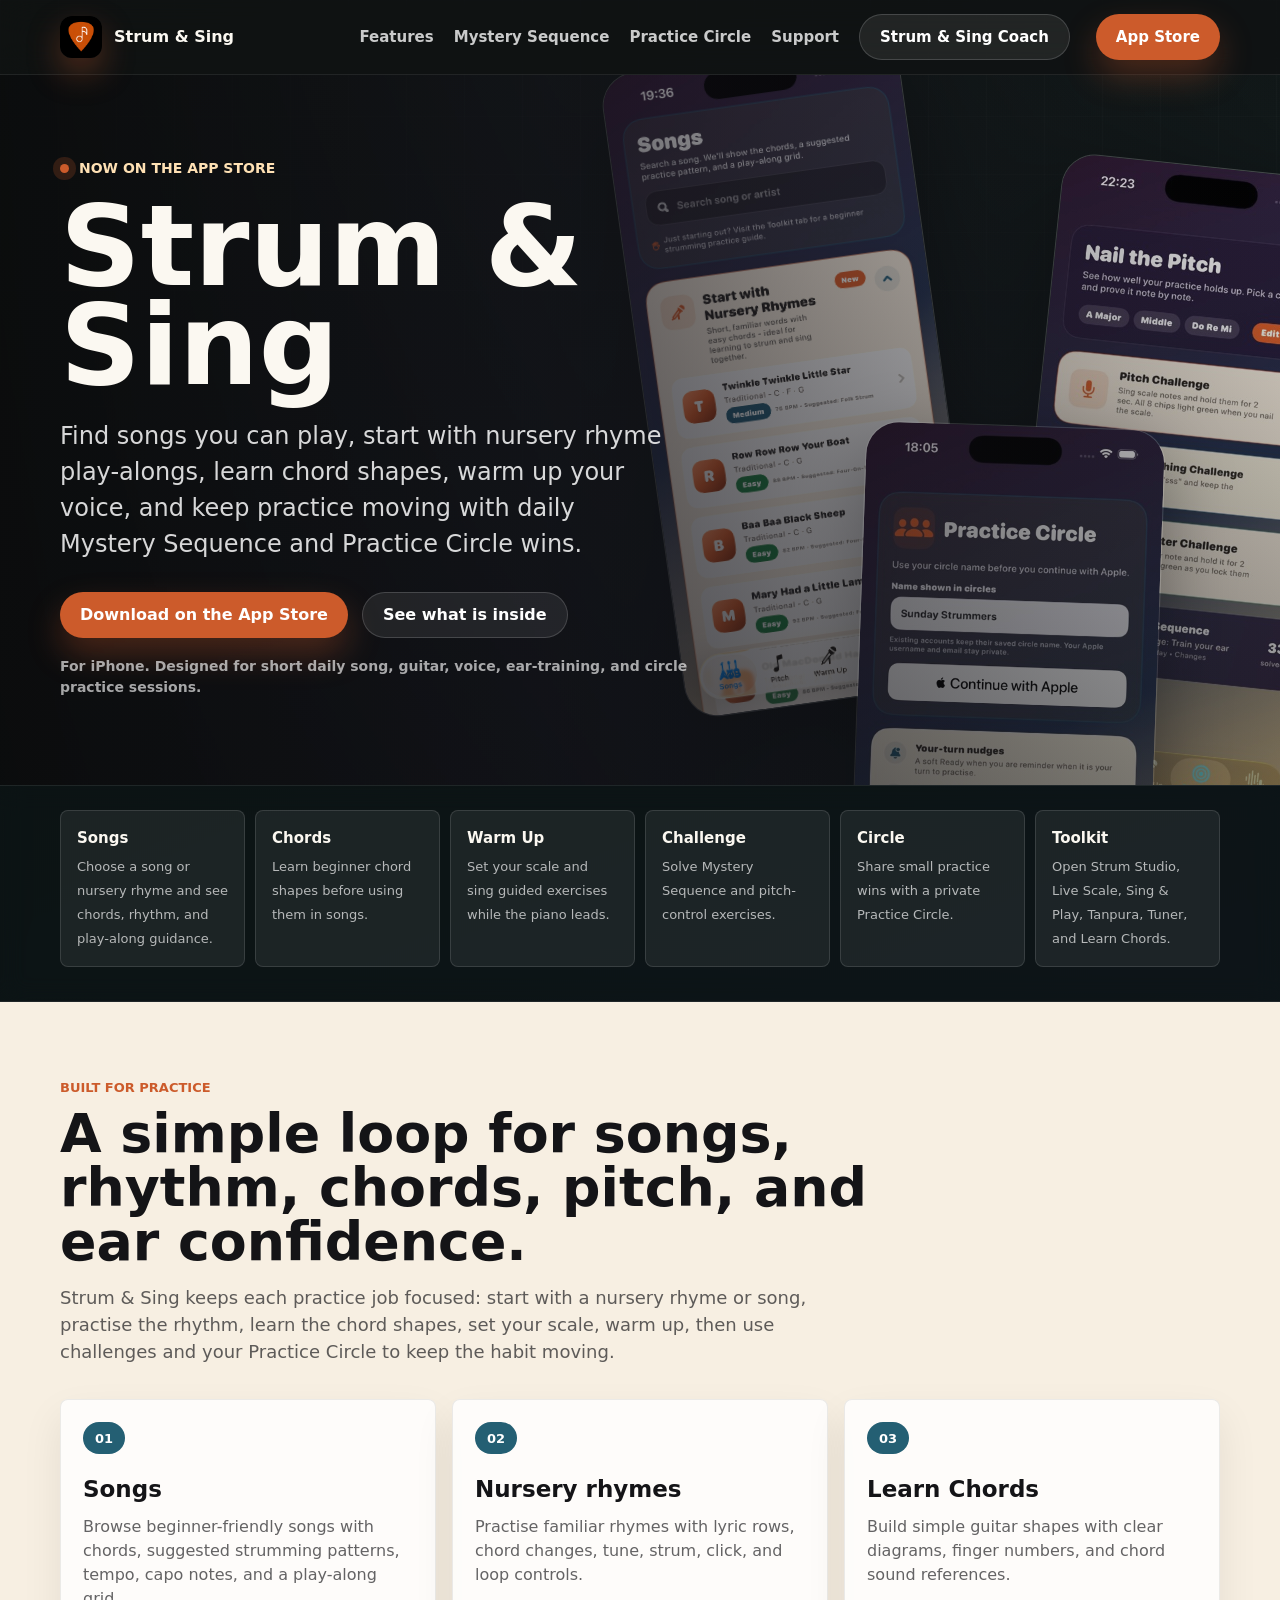
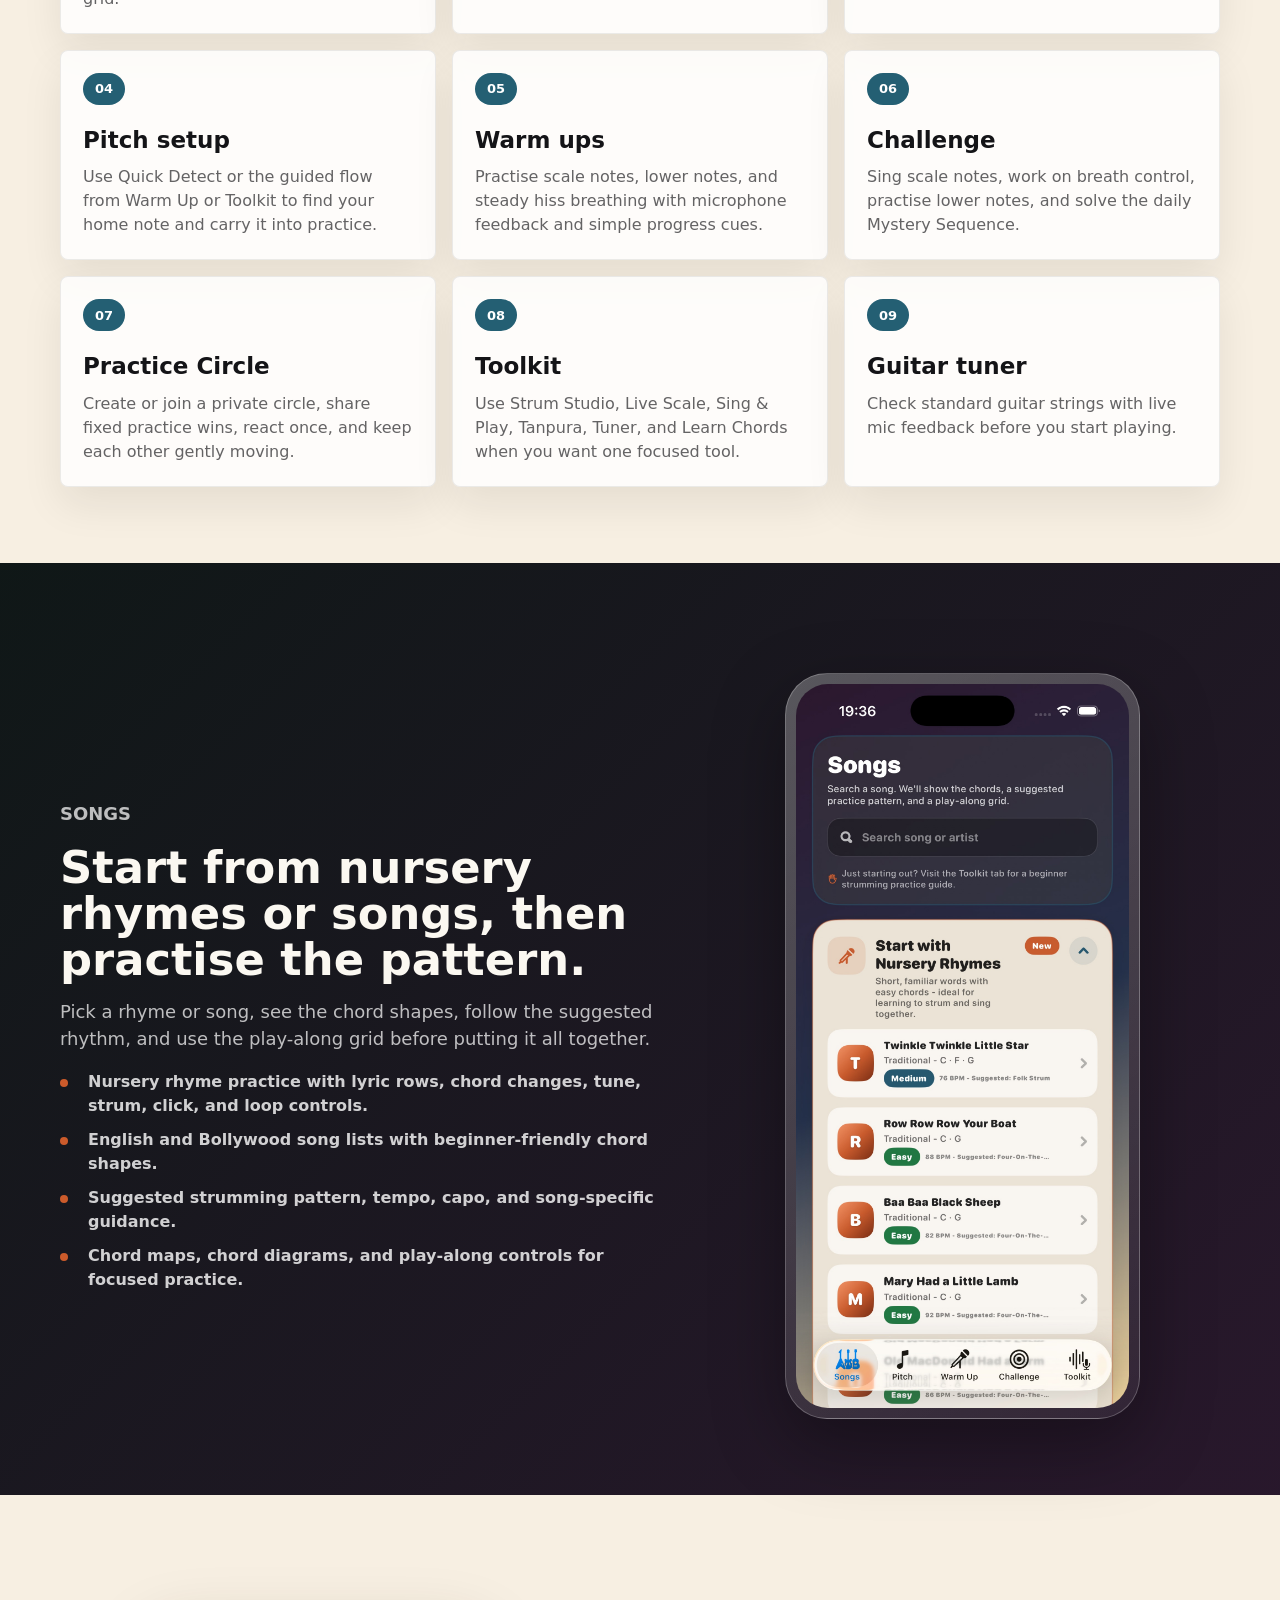
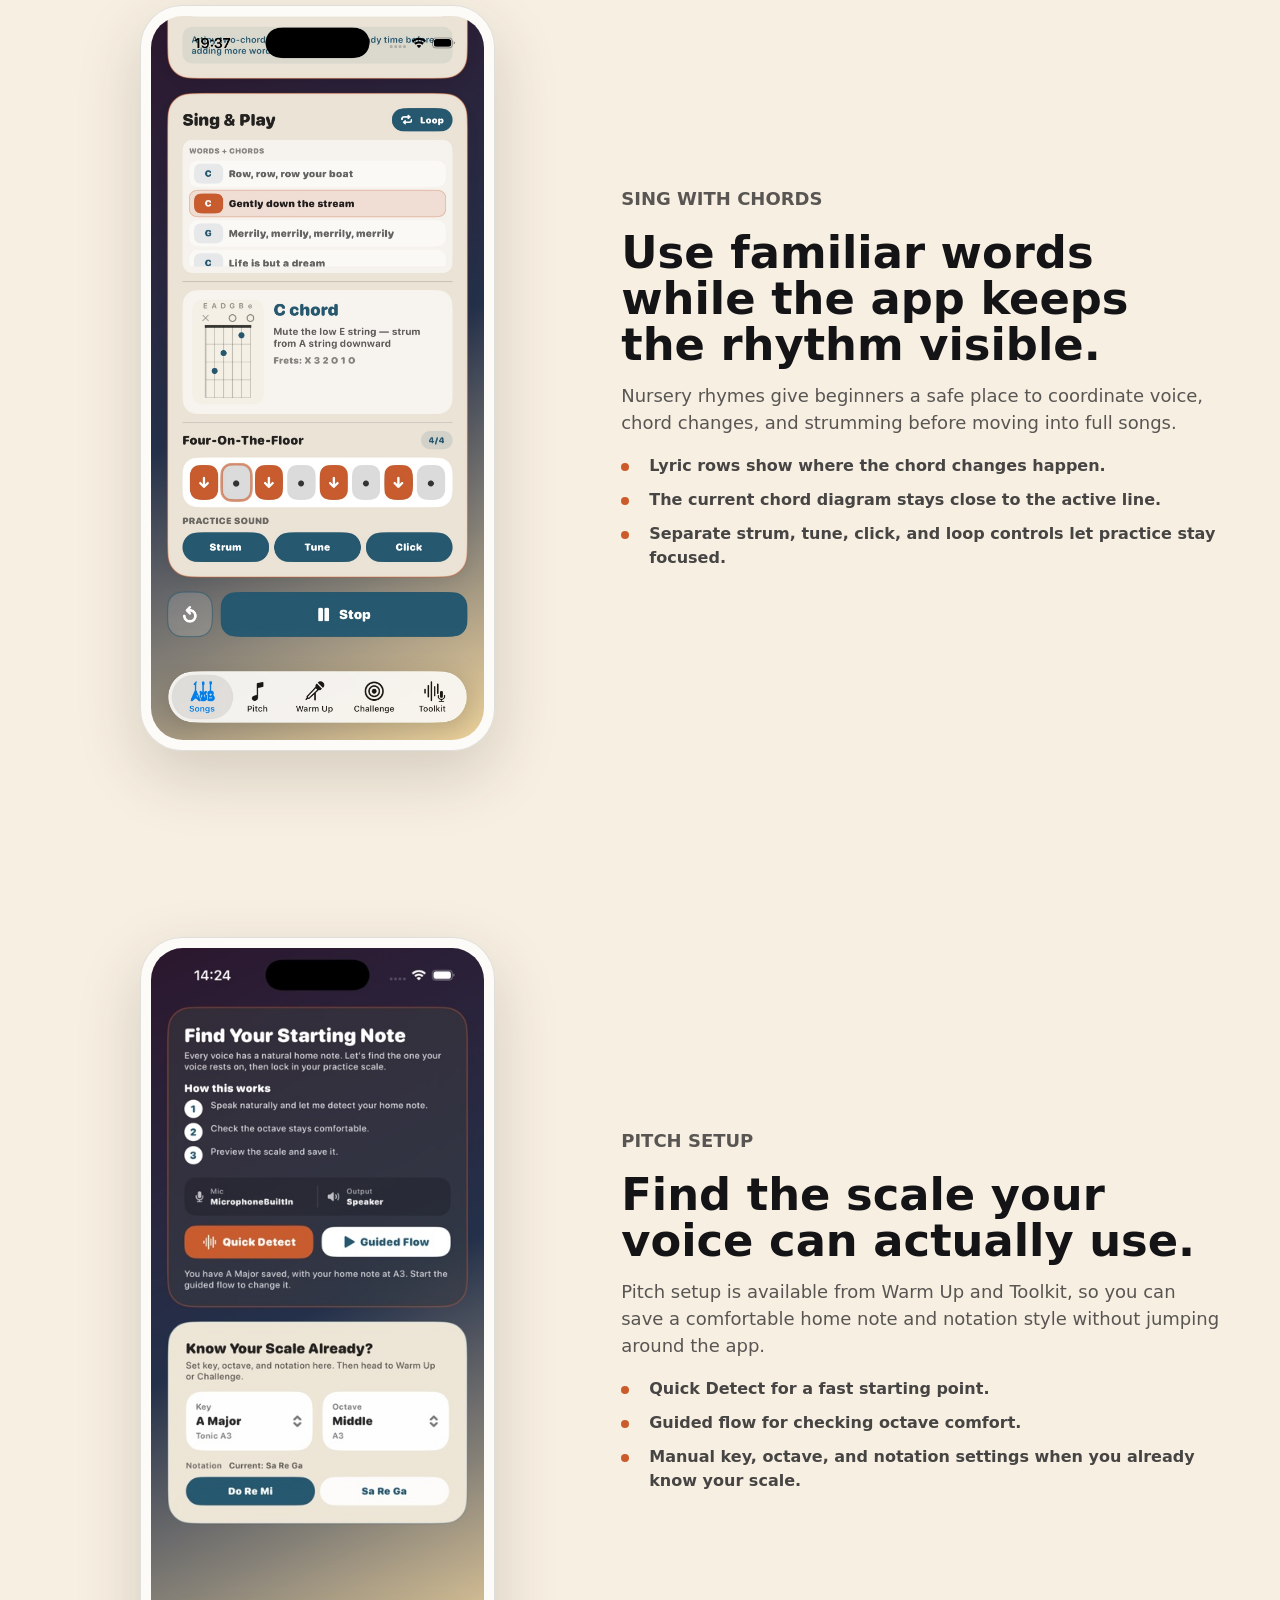
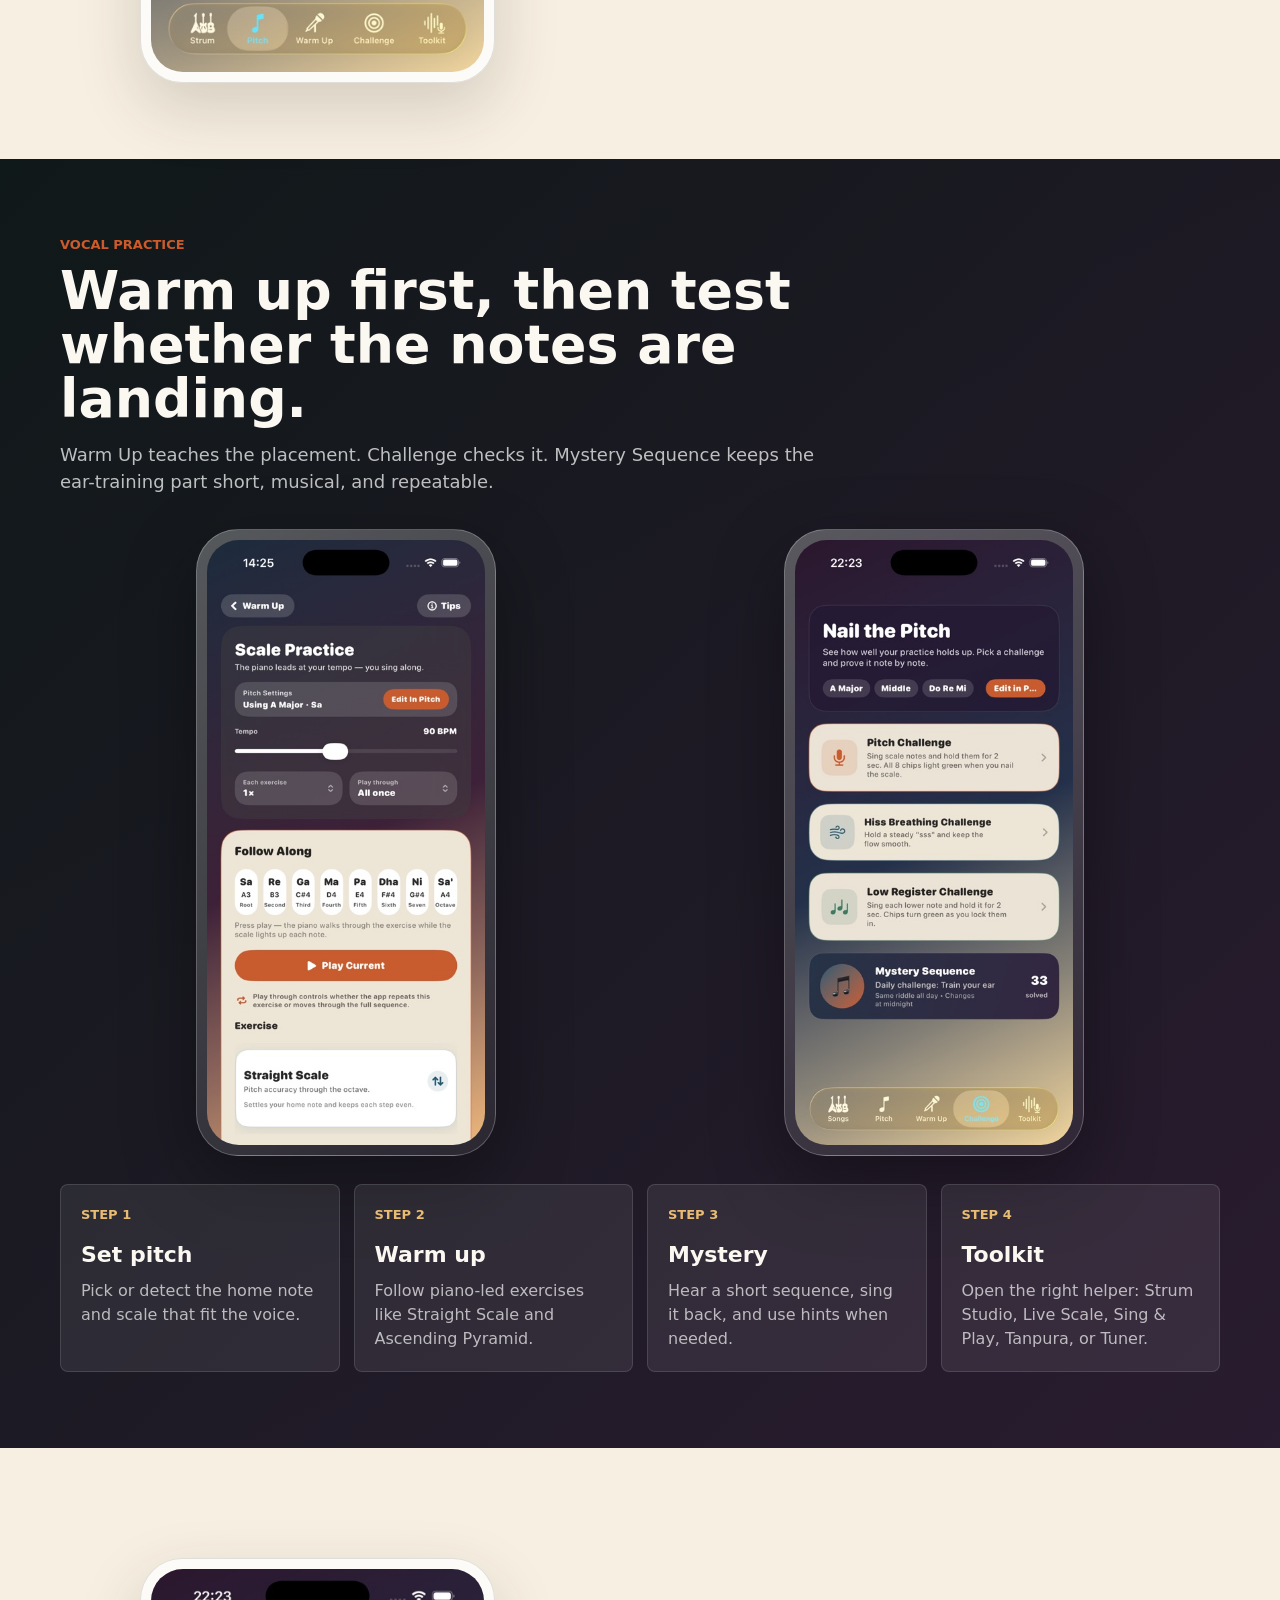
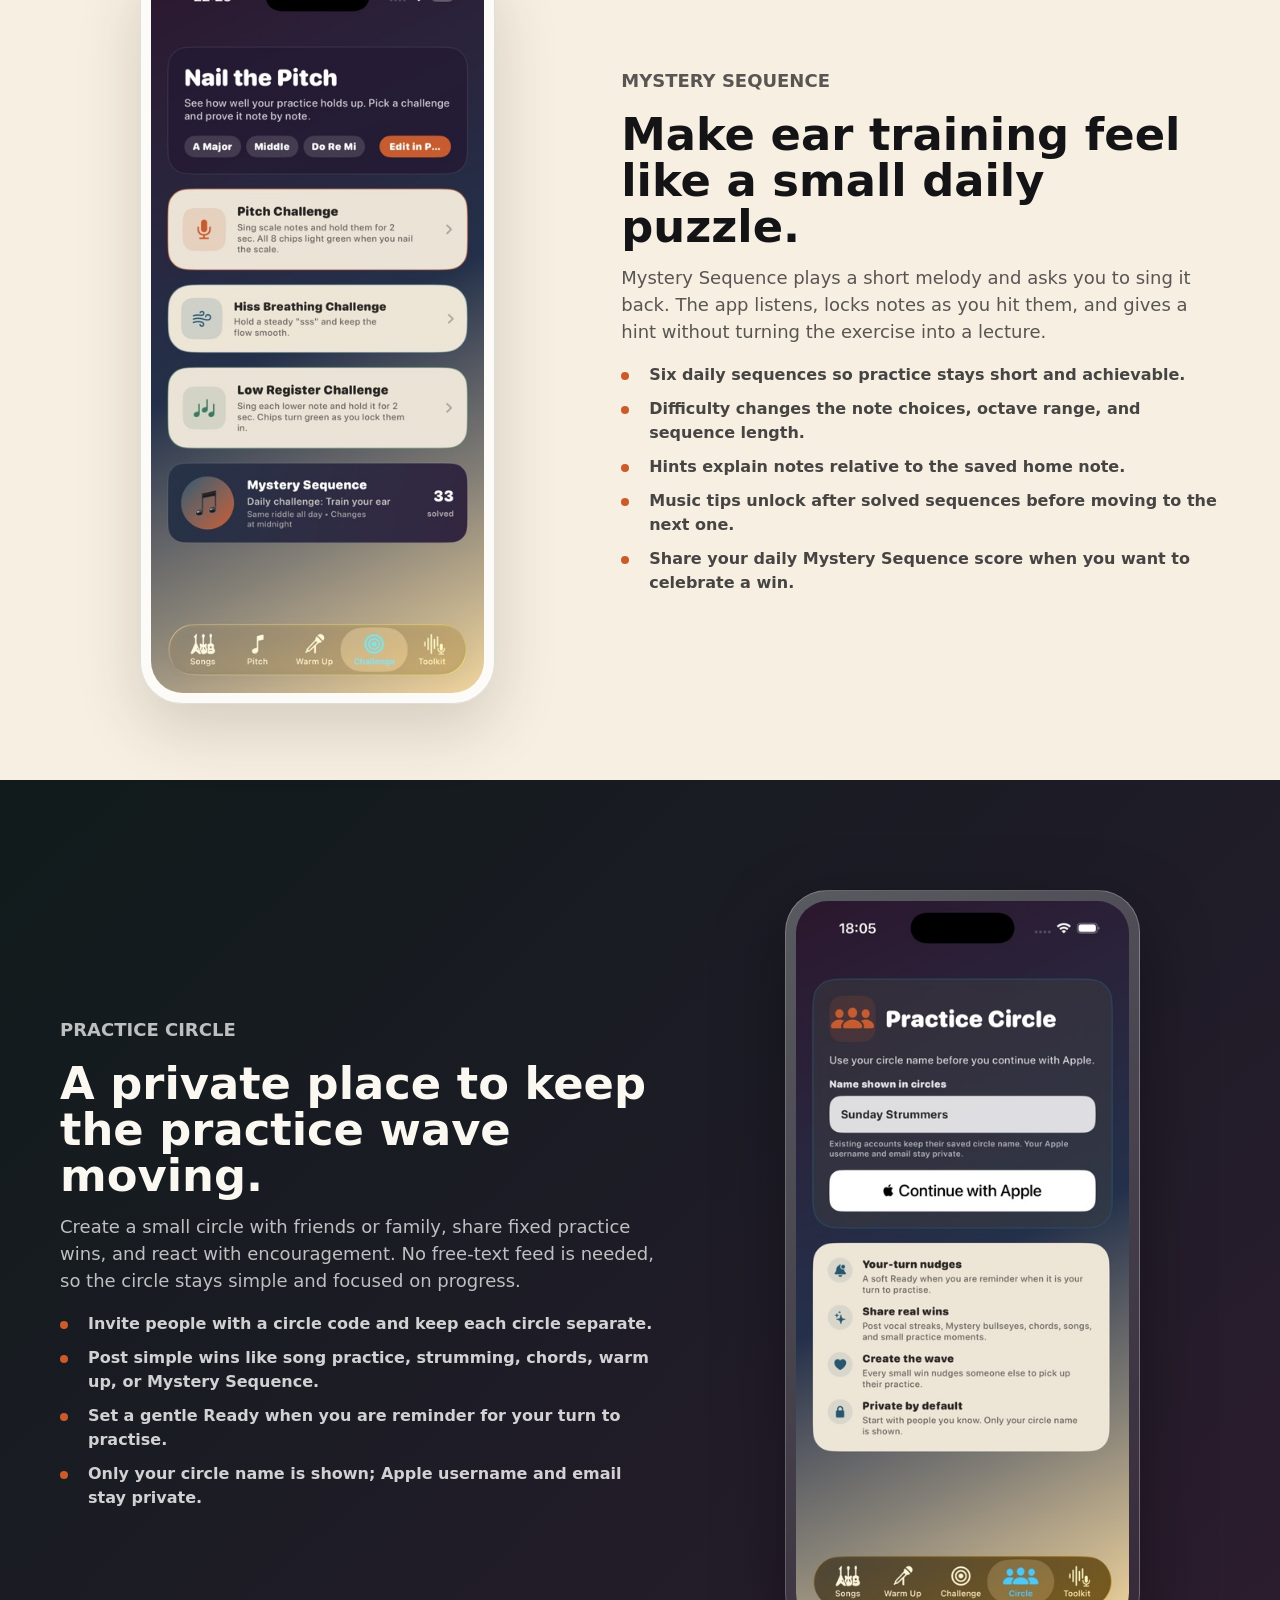
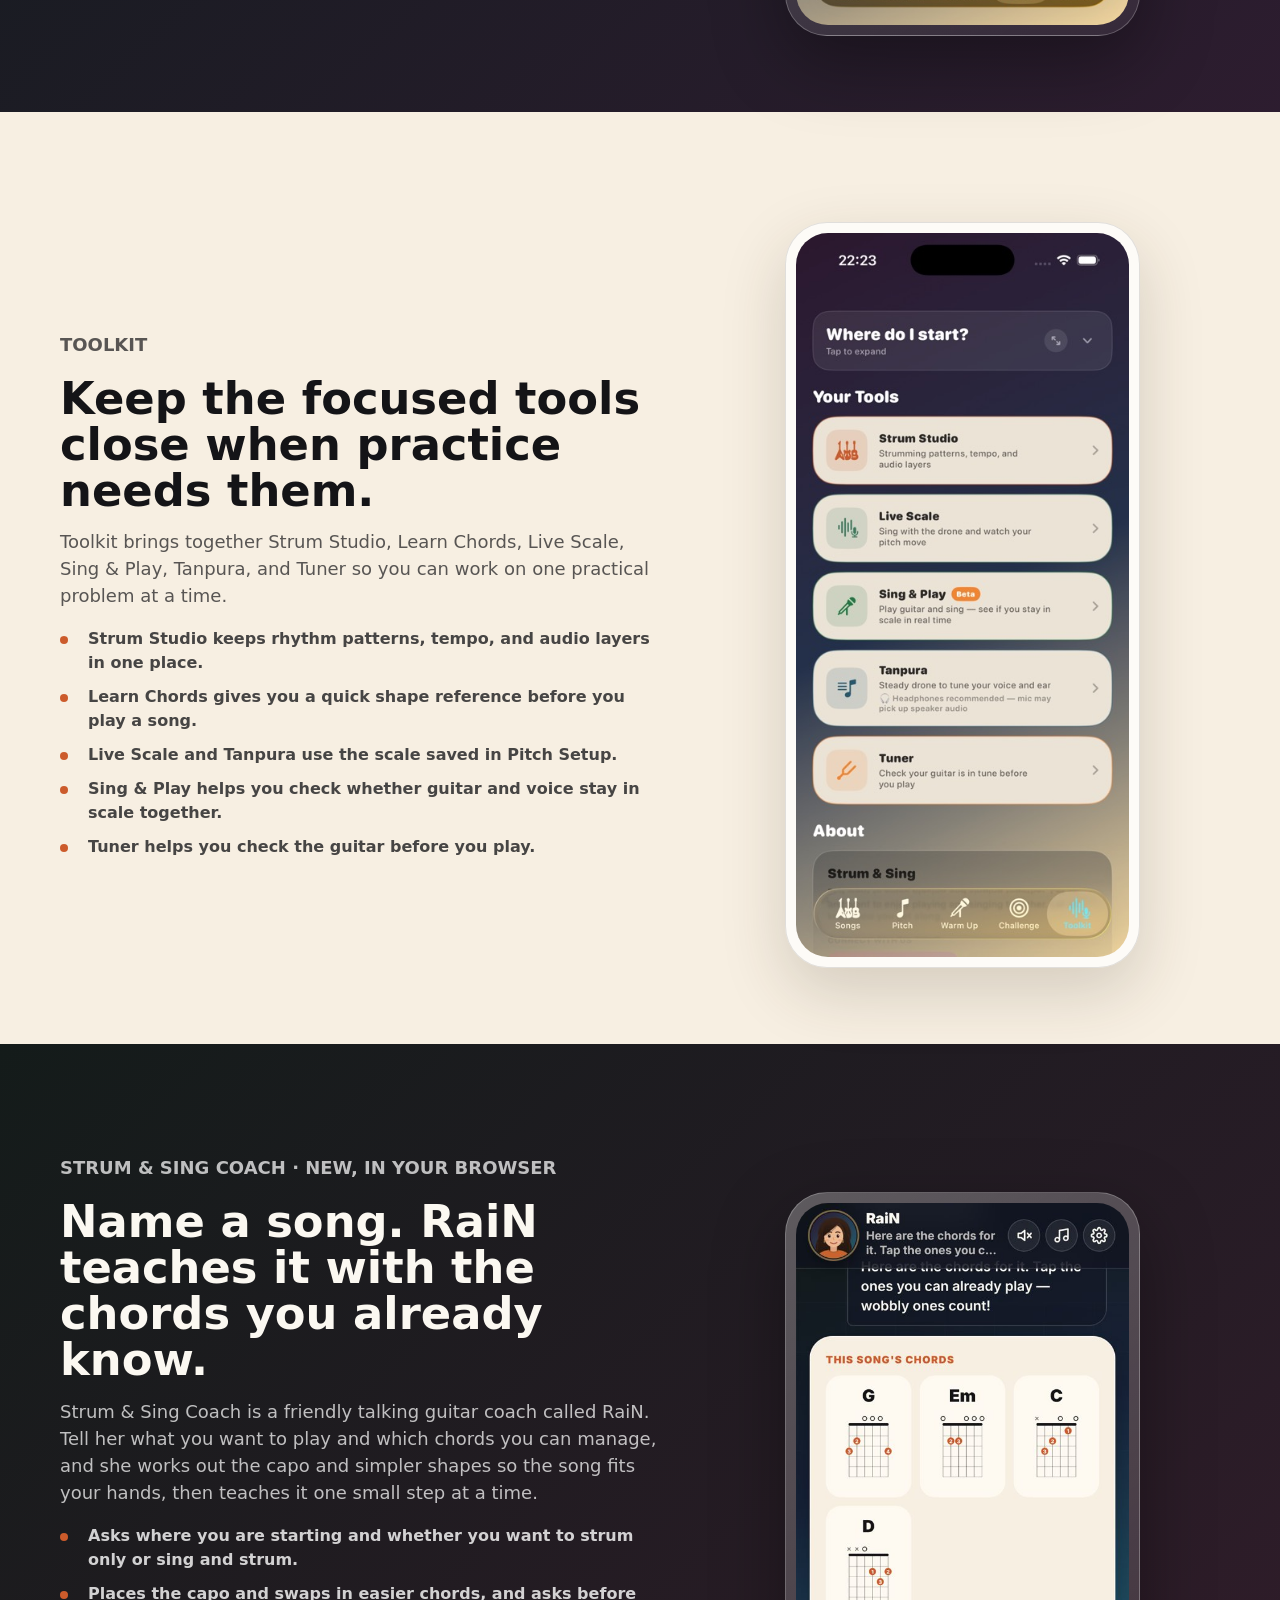
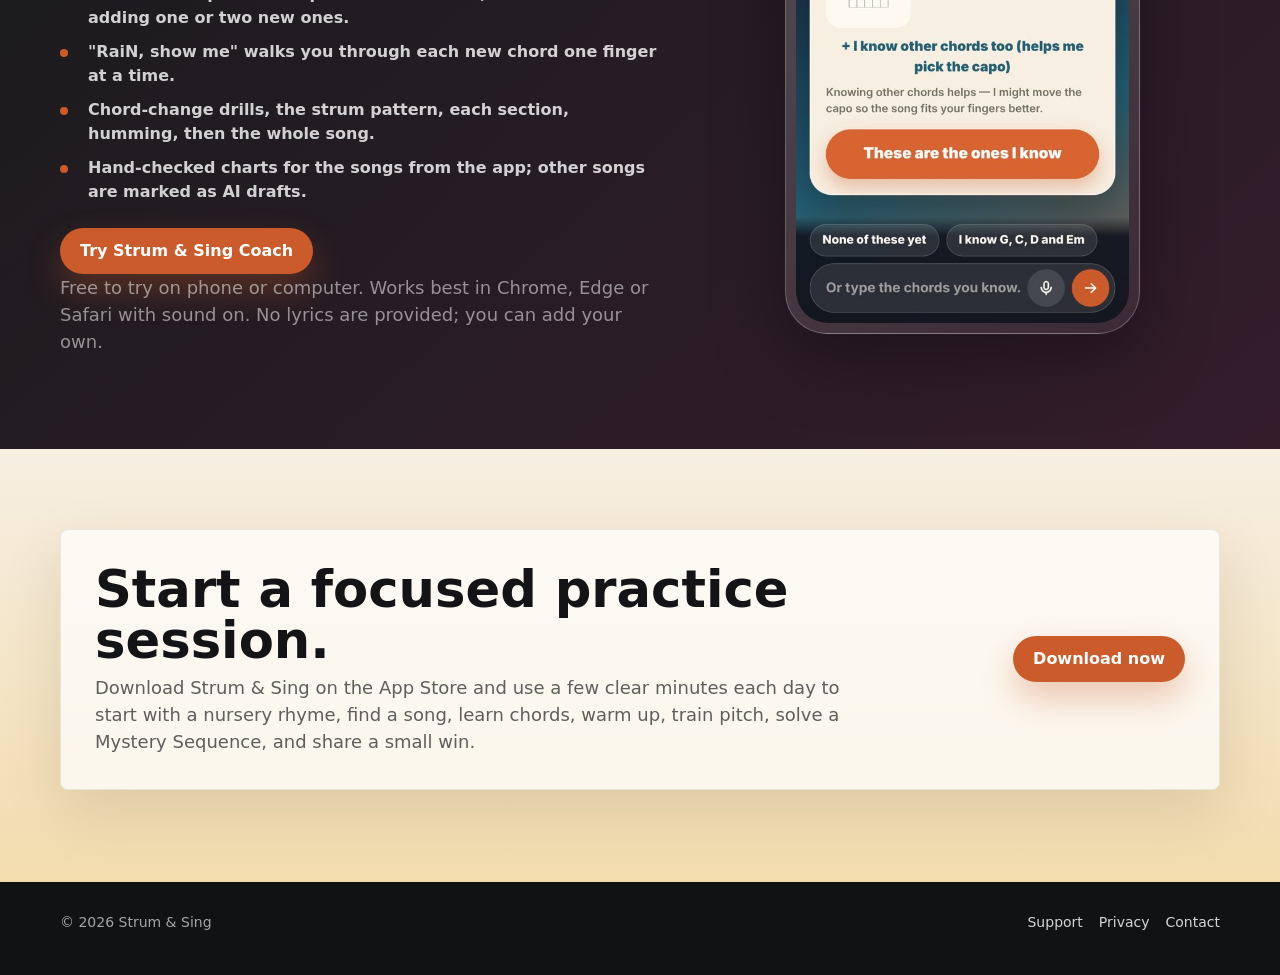
<file: index.html>
<!DOCTYPE html>
<html lang="en">
<head>
  <meta charset="UTF-8" />
  <meta name="viewport" content="width=device-width, initial-scale=1.0" />
  <title>Strum &amp; Sing | Guitar, Voice &amp; Ear Training</title>
  <meta name="description" content="Strum &amp; Sing is an iPhone practice app for songs, nursery rhyme play-alongs, guitar chords, strumming, vocal warm ups, Mystery Sequence ear training, and Practice Circle encouragement." />
  <meta property="og:title" content="Strum &amp; Sing" />
  <meta property="og:description" content="Find songs and nursery rhyme play-alongs, learn chord shapes, practise the strum, warm up your voice, train your ear, and share small wins in Practice Circle." />
  <meta property="og:image" content="assets/songs.jpg" />
  <meta property="og:type" content="website" />
  <style>
    :root {
      --ink: #141417;
      --text: #fbf8f1;
      --muted: rgba(251, 248, 241, 0.76);
      --soft: rgba(251, 248, 241, 0.12);
      --line: rgba(251, 248, 241, 0.18);
      --paper: #f7efe2;
      --paper-soft: #fffaf1;
      --charcoal: #323236;
      --clay: #cc5b2b;
      --clay-dark: #9e3f20;
      --teal: #245f73;
      --teal-dark: #113242;
      --sage: #8b9385;
      --plum: #2b172e;
      --gold: #e8bc72;
      --shadow: 0 24px 70px rgba(0, 0, 0, 0.34);
      --max: 1160px;
    }

    * { box-sizing: border-box; }
    html { scroll-behavior: smooth; }

    body {
      margin: 0;
      font-family: Inter, ui-sans-serif, system-ui, -apple-system, BlinkMacSystemFont, "Segoe UI", sans-serif;
      color: var(--text);
      background:
        linear-gradient(155deg, #101713 0%, #18233a 38%, #245f73 70%, #cc5b2b 100%);
      line-height: 1.5;
    }

    body::before {
      content: "";
      position: fixed;
      inset: 0;
      pointer-events: none;
      background:
        linear-gradient(90deg, rgba(255,255,255,0.035) 1px, transparent 1px),
        linear-gradient(180deg, rgba(255,255,255,0.03) 1px, transparent 1px);
      background-size: 58px 58px;
      mask-image: linear-gradient(180deg, rgba(0,0,0,0.65), transparent 72%);
    }

    a { color: inherit; text-decoration: none; }
    img { display: block; max-width: 100%; }

    .wrap {
      width: min(var(--max), calc(100% - 32px));
      margin: 0 auto;
    }

    .nav {
      position: sticky;
      top: 0;
      z-index: 20;
      border-bottom: 1px solid rgba(255,255,255,0.08);
      background: rgba(15, 17, 18, 0.74);
      backdrop-filter: blur(18px);
    }

    .nav-inner {
      min-height: 74px;
      display: flex;
      align-items: center;
      justify-content: space-between;
      gap: 18px;
    }

    .brand {
      display: inline-flex;
      align-items: center;
      gap: 12px;
      font-weight: 850;
    }

    .brand-mark {
      width: 42px;
      height: 42px;
      border-radius: 12px;
      overflow: hidden;
      background: rgba(255,255,255,0.08);
      box-shadow: 0 14px 32px rgba(204, 91, 43, 0.34);
    }

    .brand-mark img {
      width: 100%;
      height: 100%;
      object-fit: cover;
    }

    .nav-links {
      display: flex;
      align-items: center;
      gap: 20px;
      color: rgba(255,255,255,0.78);
      font-size: 15px;
      font-weight: 700;
    }

    .button {
      display: inline-flex;
      align-items: center;
      justify-content: center;
      gap: 10px;
      min-height: 46px;
      padding: 0 20px;
      border-radius: 999px;
      font-weight: 850;
      transition: transform 0.18s ease, box-shadow 0.18s ease, background 0.18s ease;
    }

    .button:hover {
      transform: translateY(-1px);
    }

    .button-primary {
      background: var(--clay);
      color: #fff;
      box-shadow: 0 16px 34px rgba(204, 91, 43, 0.32);
    }

    .button-primary:hover {
      background: #d86531;
    }

    .button-secondary {
      border: 1px solid rgba(255,255,255,0.16);
      background: rgba(255,255,255,0.08);
      color: #fff;
    }

    .coach-actions {
      display: flex;
      flex-wrap: wrap;
      gap: 12px;
      margin-top: 24px;
    }

    .coach-note {
      margin-top: 14px;
      font-size: 14px;
      opacity: 0.72;
    }

    .nav-coach { margin-right: 6px; }

    @media (max-width: 680px) {
      .nav-coach .hide-sm { display: none; }
    }

    .hero {
      position: relative;
      overflow: hidden;
      min-height: calc(100svh - 190px);
      display: grid;
      align-items: center;
      isolation: isolate;
    }

    .hero::before {
      content: "";
      position: absolute;
      inset: 0;
      z-index: -2;
      background:
        linear-gradient(90deg, rgba(11, 12, 13, 0.9) 0%, rgba(19, 18, 25, 0.62) 42%, rgba(19, 18, 25, 0.04) 100%),
        linear-gradient(180deg, rgba(11, 12, 13, 0.04) 0%, rgba(11, 12, 13, 0.48) 100%);
    }

    .hero-media {
      position: absolute;
      inset: -42px max(-9vw, -120px) -80px auto;
      width: min(920px, 64vw);
      z-index: -3;
      opacity: 1;
    }

    .hero-shot {
      position: absolute;
      width: min(31vw, 300px);
      border-radius: 34px;
      overflow: hidden;
      box-shadow: var(--shadow);
      border: 1px solid rgba(255,255,255,0.18);
      background: rgba(255,255,255,0.08);
      filter: saturate(1.1) brightness(1.08);
    }

    .hero-shot.one {
      top: 20px;
      left: 8%;
      transform: rotate(-8deg);
    }

    .hero-shot.two {
      top: 132px;
      right: 8%;
      transform: rotate(6deg);
    }

    .hero-shot.three {
      top: 392px;
      left: 34%;
      transform: rotate(2deg);
    }

    .hero-content {
      max-width: 650px;
      padding: 54px 0 46px;
    }

    .eyebrow {
      display: inline-flex;
      align-items: center;
      gap: 10px;
      margin-bottom: 18px;
      color: #ffe1b4;
      font-size: 14px;
      font-weight: 850;
      text-transform: uppercase;
      letter-spacing: 0;
    }

    .eyebrow::before {
      content: "";
      width: 9px;
      height: 9px;
      border-radius: 50%;
      background: var(--clay);
      box-shadow: 0 0 0 7px rgba(204, 91, 43, 0.2);
    }

    h1 {
      margin: 0;
      font-size: clamp(54px, 9vw, 112px);
      line-height: 0.88;
      letter-spacing: 0;
    }

    .hero-copy {
      margin: 24px 0 0;
      max-width: 610px;
      color: rgba(255,255,255,0.84);
      font-size: clamp(18px, 2.2vw, 24px);
    }

    .hero-actions {
      display: flex;
      flex-wrap: wrap;
      gap: 14px;
      margin-top: 30px;
    }

    .store-note {
      margin-top: 18px;
      color: rgba(255,255,255,0.64);
      font-size: 14px;
      font-weight: 650;
    }

    .feature-strip {
      padding: 24px 0 34px;
      background: rgba(7, 12, 14, 0.42);
      border-top: 1px solid rgba(255,255,255,0.08);
      border-bottom: 1px solid rgba(255,255,255,0.08);
      backdrop-filter: blur(12px);
    }

    .strip-grid {
      display: grid;
      grid-template-columns: repeat(6, 1fr);
      gap: 10px;
    }

    .strip-item {
      padding: 16px;
      border: 1px solid rgba(255,255,255,0.12);
      border-radius: 8px;
      background: rgba(255,255,255,0.07);
    }

    .strip-item strong {
      display: block;
      font-size: 15px;
      margin-bottom: 4px;
    }

    .strip-item span {
      color: rgba(255,255,255,0.68);
      font-size: 13px;
    }

    .section {
      padding: 76px 0;
    }

    .section.light {
      color: var(--ink);
      background: var(--paper);
    }

    .section.deep {
      background:
        linear-gradient(135deg, rgba(15, 23, 22, 0.94), rgba(42, 23, 43, 0.92));
    }

    .section-heading {
      max-width: 820px;
      margin-bottom: 34px;
    }

    .section-kicker {
      margin: 0 0 10px;
      color: var(--clay);
      font-size: 13px;
      font-weight: 900;
      letter-spacing: 0;
      text-transform: uppercase;
    }

    .section-title {
      margin: 0;
      font-size: clamp(34px, 4.2vw, 58px);
      line-height: 1;
      letter-spacing: 0;
    }

    .section-copy {
      margin: 16px 0 0;
      color: rgba(20,20,23,0.68);
      font-size: 18px;
      max-width: 760px;
    }

    .deep .section-copy {
      color: rgba(255,255,255,0.72);
    }

    .cards {
      display: grid;
      grid-template-columns: repeat(3, 1fr);
      gap: 16px;
    }

    .feature-card {
      border-radius: 8px;
      padding: 22px;
      background: rgba(255,255,255,0.82);
      border: 1px solid rgba(20,20,23,0.08);
      box-shadow: 0 18px 40px rgba(31, 24, 14, 0.08);
    }

    .feature-card.dark {
      background: rgba(255,255,255,0.08);
      border-color: rgba(255,255,255,0.12);
      box-shadow: none;
    }

    .feature-card h3 {
      margin: 0 0 8px;
      font-size: 23px;
      letter-spacing: 0;
    }

    .feature-card p {
      margin: 0;
      color: rgba(20,20,23,0.66);
    }

    .feature-card.dark p {
      color: rgba(255,255,255,0.68);
    }

    .pill {
      display: inline-flex;
      align-items: center;
      justify-content: center;
      min-width: 42px;
      height: 32px;
      padding: 0 10px;
      border-radius: 999px;
      margin-bottom: 18px;
      background: var(--teal);
      color: #fff;
      font-size: 13px;
      font-weight: 900;
    }

    .story {
      display: grid;
      grid-template-columns: minmax(0, 0.86fr) minmax(320px, 0.74fr);
      align-items: center;
      gap: 46px;
      margin-top: 34px;
    }

    .story.reverse {
      grid-template-columns: minmax(320px, 0.74fr) minmax(0, 0.86fr);
    }

    .story-text h3 {
      margin: 0 0 14px;
      font-size: clamp(30px, 3.5vw, 46px);
      line-height: 1.03;
      letter-spacing: 0;
    }

    .story-text p {
      margin: 0 0 18px;
      color: rgba(20,20,23,0.7);
      font-size: 18px;
    }

    .deep .story-text p {
      color: rgba(255,255,255,0.72);
    }

    .bullets {
      display: grid;
      gap: 10px;
      margin: 0;
      padding: 0;
      list-style: none;
      color: rgba(20,20,23,0.78);
      font-weight: 650;
    }

    .deep .bullets {
      color: rgba(255,255,255,0.8);
    }

    .bullets li {
      display: grid;
      grid-template-columns: 18px 1fr;
      gap: 10px;
      align-items: start;
    }

    .bullets li::before {
      content: "";
      width: 8px;
      height: 8px;
      margin-top: 9px;
      border-radius: 50%;
      background: var(--clay);
    }

    .device-frame {
      justify-self: center;
      width: min(100%, 355px);
      padding: 10px;
      border-radius: 42px;
      background: linear-gradient(145deg, rgba(255,255,255,0.28), rgba(255,255,255,0.06));
      border: 1px solid rgba(255,255,255,0.24);
      box-shadow: var(--shadow);
    }

    .light .device-frame {
      border-color: rgba(20,20,23,0.12);
      background: rgba(255,255,255,0.72);
      box-shadow: 0 24px 64px rgba(55, 42, 27, 0.18);
    }

    .device-frame img {
      border-radius: 32px;
      width: 100%;
    }

    .dual-shots {
      display: grid;
      grid-template-columns: repeat(2, minmax(0, 1fr));
      gap: 16px;
    }

    .dual-shots .device-frame {
      width: min(100%, 300px);
    }

    .flow {
      display: grid;
      grid-template-columns: repeat(4, 1fr);
      gap: 14px;
      margin-top: 28px;
    }

    .flow-step {
      border-radius: 8px;
      padding: 20px;
      background: rgba(255,255,255,0.08);
      border: 1px solid rgba(255,255,255,0.12);
    }

    .flow-step span {
      display: block;
      color: var(--gold);
      font-size: 13px;
      font-weight: 900;
      letter-spacing: 0;
      text-transform: uppercase;
      margin-bottom: 14px;
    }

    .flow-step h3 {
      margin: 0 0 8px;
      font-size: 22px;
      letter-spacing: 0;
    }

    .flow-step p {
      margin: 0;
      color: rgba(255,255,255,0.68);
    }

    .cta {
      padding: 80px 0 92px;
      color: var(--ink);
      background: linear-gradient(180deg, var(--paper), #f2dcae);
    }

    .cta-inner {
      display: grid;
      grid-template-columns: 1fr auto;
      gap: 24px;
      align-items: center;
      padding: 34px;
      border-radius: 8px;
      background: rgba(255,255,255,0.72);
      border: 1px solid rgba(20,20,23,0.08);
      box-shadow: 0 22px 60px rgba(68, 43, 18, 0.13);
    }

    .cta h2 {
      margin: 0 0 8px;
      font-size: clamp(32px, 4vw, 54px);
      line-height: 1;
      letter-spacing: 0;
    }

    .cta p {
      margin: 0;
      color: rgba(20,20,23,0.68);
      font-size: 18px;
      max-width: 760px;
    }

    footer {
      padding: 30px 0 42px;
      background: #111214;
      color: rgba(255,255,255,0.62);
      font-size: 14px;
    }

    .footer-row {
      display: flex;
      justify-content: space-between;
      gap: 18px;
      flex-wrap: wrap;
    }

    .footer-links {
      display: flex;
      gap: 16px;
      flex-wrap: wrap;
    }

    .footer-links a {
      color: rgba(255,255,255,0.82);
    }

    @media (max-width: 980px) {
      .hero {
        min-height: calc(100svh - 150px);
        padding-top: 0;
      }

      .hero-media {
        position: absolute;
        inset: auto -74px -94px auto;
        width: min(760px, 110vw);
        height: 520px;
        margin: 0;
        opacity: 0.82;
      }

      .hero .wrap {
        display: block;
      }

      .hero-content {
        padding: 44px 0 40px;
      }

      .hero-shot {
        width: 230px;
      }

      .hero-shot.one { left: 2%; top: 0; }
      .hero-shot.two { right: 2%; top: 78px; }
      .hero-shot.three { left: 31%; top: 224px; }

      .strip-grid,
      .cards,
      .flow,
      .story,
      .story.reverse,
      .cta-inner {
        grid-template-columns: 1fr;
      }

      .story.reverse .story-text {
        order: -1;
      }

      .dual-shots {
        max-width: 660px;
        margin: 0 auto;
      }
    }

    @media (max-width: 680px) {
      .wrap {
        width: min(var(--max), calc(100% - 22px));
      }

      .nav-inner {
        min-height: 66px;
      }

      .nav-links a:not(.button) {
        display: none;
      }

      .nav-links {
        gap: 0;
      }

      .button {
        min-height: 42px;
        padding: 0 15px;
      }

      .hero-content {
        max-width: 100%;
        padding: 34px 0 34px;
      }

      h1 {
        font-size: clamp(52px, 17vw, 78px);
      }

      .hero {
        min-height: calc(100svh - 132px);
      }

      .hero-media {
        inset: auto -84px -88px auto;
        width: 118vw;
        height: 390px;
        opacity: 0.72;
      }

      .hero-shot {
        width: 188px;
        border-radius: 26px;
      }

      .hero-shot img {
        border-radius: 24px;
      }

      .hero-shot.two {
        top: 70px;
      }

      .hero-shot.three {
        top: 195px;
        left: 28%;
      }

      .feature-strip,
      .section,
      .cta {
        padding-left: 0;
        padding-right: 0;
      }

      .section {
        padding-top: 58px;
        padding-bottom: 58px;
      }

      .cards {
        gap: 12px;
      }

      .dual-shots {
        grid-template-columns: 1fr;
      }

      .device-frame {
        width: min(100%, 320px);
      }

      .cta-inner {
        padding: 24px;
      }
    }
  </style>
</head>
<body>
  <nav class="nav">
    <div class="wrap nav-inner">
      <a href="#" class="brand" aria-label="Strum and Sing home">
        <span class="brand-mark">
          <img src="assets/app-icon.png" alt="" />
        </span>
        <span>Strum &amp; Sing</span>
      </a>
      <div class="nav-links" aria-label="Primary navigation">
        <a href="#features">Features</a>
        <a href="#mystery-sequence">Mystery Sequence</a>
        <a href="#practice-circle">Practice Circle</a>
        <a href="support.html">Support</a>
        <a class="button button-secondary nav-coach" href="coach/"><span><span class="hide-sm">Strum &amp; Sing </span>Coach</span></a>
        <a class="button button-primary" href="https://apps.apple.com/gb/app/strum-sing/id6762654476" target="_blank" rel="noopener">App Store</a>
      </div>
    </div>
  </nav>

  <header class="hero">
    <div class="hero-media" aria-hidden="true">
      <div class="hero-shot one">
        <img src="assets/nursery-rhymes.jpg" alt="" />
      </div>
      <div class="hero-shot two">
        <img src="assets/challenge.jpg" alt="" />
      </div>
      <div class="hero-shot three">
        <img src="assets/practice-circle.jpg" alt="" />
      </div>
    </div>

    <div class="wrap">
      <div class="hero-content">
        <div class="eyebrow">Now on the App Store</div>
        <h1>Strum &amp; Sing</h1>
        <p class="hero-copy">Find songs you can play, start with nursery rhyme play-alongs, learn chord shapes, warm up your voice, and keep practice moving with daily Mystery Sequence and Practice Circle wins.</p>
        <div class="hero-actions">
          <a class="button button-primary" href="https://apps.apple.com/gb/app/strum-sing/id6762654476" target="_blank" rel="noopener">Download on the App Store</a>
          <a class="button button-secondary" href="#features">See what is inside</a>
        </div>
        <p class="store-note">For iPhone. Designed for short daily song, guitar, voice, ear-training, and circle practice sessions.</p>
      </div>
    </div>
  </header>

  <section class="feature-strip" aria-label="App sections">
    <div class="wrap strip-grid">
      <div class="strip-item">
        <strong>Songs</strong>
        <span>Choose a song or nursery rhyme and see chords, rhythm, and play-along guidance.</span>
      </div>
      <div class="strip-item">
        <strong>Chords</strong>
        <span>Learn beginner chord shapes before using them in songs.</span>
      </div>
      <div class="strip-item">
        <strong>Warm Up</strong>
        <span>Set your scale and sing guided exercises while the piano leads.</span>
      </div>
      <div class="strip-item">
        <strong>Challenge</strong>
        <span>Solve Mystery Sequence and pitch-control exercises.</span>
      </div>
      <div class="strip-item">
        <strong>Circle</strong>
        <span>Share small practice wins with a private Practice Circle.</span>
      </div>
      <div class="strip-item">
        <strong>Toolkit</strong>
        <span>Open Strum Studio, Live Scale, Sing &amp; Play, Tanpura, Tuner, and Learn Chords.</span>
      </div>
    </div>
  </section>

  <section class="section light" id="features">
    <div class="wrap">
      <div class="section-heading">
        <p class="section-kicker">Built for practice</p>
        <h2 class="section-title">A simple loop for songs, rhythm, chords, pitch, and ear confidence.</h2>
        <p class="section-copy">Strum &amp; Sing keeps each practice job focused: start with a nursery rhyme or song, practise the rhythm, learn the chord shapes, set your scale, warm up, then use challenges and your Practice Circle to keep the habit moving.</p>
      </div>

      <div class="cards">
        <article class="feature-card">
          <span class="pill">01</span>
          <h3>Songs</h3>
          <p>Browse beginner-friendly songs with chords, suggested strumming patterns, tempo, capo notes, and a play-along grid.</p>
        </article>
        <article class="feature-card">
          <span class="pill">02</span>
          <h3>Nursery rhymes</h3>
          <p>Practise familiar rhymes with lyric rows, chord changes, tune, strum, click, and loop controls.</p>
        </article>
        <article class="feature-card">
          <span class="pill">03</span>
          <h3>Learn Chords</h3>
          <p>Build simple guitar shapes with clear diagrams, finger numbers, and chord sound references.</p>
        </article>
        <article class="feature-card">
          <span class="pill">04</span>
          <h3>Pitch setup</h3>
          <p>Use Quick Detect or the guided flow from Warm Up or Toolkit to find your home note and carry it into practice.</p>
        </article>
        <article class="feature-card">
          <span class="pill">05</span>
          <h3>Warm ups</h3>
          <p>Practise scale notes, lower notes, and steady hiss breathing with microphone feedback and simple progress cues.</p>
        </article>
        <article class="feature-card">
          <span class="pill">06</span>
          <h3>Challenge</h3>
          <p>Sing scale notes, work on breath control, practise lower notes, and solve the daily Mystery Sequence.</p>
        </article>
        <article class="feature-card">
          <span class="pill">07</span>
          <h3>Practice Circle</h3>
          <p>Create or join a private circle, share fixed practice wins, react once, and keep each other gently moving.</p>
        </article>
        <article class="feature-card">
          <span class="pill">08</span>
          <h3>Toolkit</h3>
          <p>Use Strum Studio, Live Scale, Sing &amp; Play, Tanpura, Tuner, and Learn Chords when you want one focused tool.</p>
        </article>
        <article class="feature-card">
          <span class="pill">09</span>
          <h3>Guitar tuner</h3>
          <p>Check standard guitar strings with live mic feedback before you start playing.</p>
        </article>
      </div>
    </div>
  </section>

  <section class="section deep">
    <div class="wrap story">
      <div class="story-text">
        <p class="section-kicker">Songs</p>
        <h3>Start from nursery rhymes or songs, then practise the pattern.</h3>
        <p>Pick a rhyme or song, see the chord shapes, follow the suggested rhythm, and use the play-along grid before putting it all together.</p>
        <ul class="bullets">
          <li>Nursery rhyme practice with lyric rows, chord changes, tune, strum, click, and loop controls.</li>
          <li>English and Bollywood song lists with beginner-friendly chord shapes.</li>
          <li>Suggested strumming pattern, tempo, capo, and song-specific guidance.</li>
          <li>Chord maps, chord diagrams, and play-along controls for focused practice.</li>
        </ul>
      </div>
      <div class="device-frame">
        <img src="assets/nursery-rhymes.jpg" alt="Songs tab showing Start with Nursery Rhymes, song search, chords, and suggested strumming patterns" loading="lazy" />
      </div>
    </div>
  </section>

  <section class="section light">
    <div class="wrap story reverse">
      <div class="device-frame">
        <img src="assets/nursery-play-along.jpg" alt="Nursery rhyme play-along showing lyric rows, chord diagram, strumming grid, and practice sound controls" loading="lazy" />
      </div>
      <div class="story-text">
        <p class="section-kicker">Sing with chords</p>
        <h3>Use familiar words while the app keeps the rhythm visible.</h3>
        <p>Nursery rhymes give beginners a safe place to coordinate voice, chord changes, and strumming before moving into full songs.</p>
        <ul class="bullets">
          <li>Lyric rows show where the chord changes happen.</li>
          <li>The current chord diagram stays close to the active line.</li>
          <li>Separate strum, tune, click, and loop controls let practice stay focused.</li>
        </ul>
      </div>
    </div>
  </section>

  <section class="section light">
    <div class="wrap story reverse">
      <div class="device-frame">
        <img src="assets/pitch-starting-note.jpg" alt="Find Your Starting Note screen showing Quick Detect, Guided Flow, and scale settings" loading="lazy" />
      </div>
      <div class="story-text">
        <p class="section-kicker">Pitch setup</p>
        <h3>Find the scale your voice can actually use.</h3>
        <p>Pitch setup is available from Warm Up and Toolkit, so you can save a comfortable home note and notation style without jumping around the app.</p>
        <ul class="bullets">
          <li>Quick Detect for a fast starting point.</li>
          <li>Guided flow for checking octave comfort.</li>
          <li>Manual key, octave, and notation settings when you already know your scale.</li>
        </ul>
      </div>
    </div>
  </section>

  <section class="section deep" id="practice-flow">
    <div class="wrap">
      <div class="section-heading">
        <p class="section-kicker">Vocal practice</p>
        <h2 class="section-title">Warm up first, then test whether the notes are landing.</h2>
        <p class="section-copy">Warm Up teaches the placement. Challenge checks it. Mystery Sequence keeps the ear-training part short, musical, and repeatable.</p>
      </div>

      <div class="dual-shots">
        <div class="device-frame">
          <img src="assets/warm-up.jpg" alt="Scale Practice screen showing Sa Re Ga notes and Play Current" loading="lazy" />
        </div>
        <div class="device-frame">
          <img src="assets/challenge.jpg" alt="Challenge tab showing daily vocal challenges" loading="lazy" />
        </div>
      </div>

      <div class="flow">
        <article class="flow-step">
          <span>Step 1</span>
          <h3>Set pitch</h3>
          <p>Pick or detect the home note and scale that fit the voice.</p>
        </article>
        <article class="flow-step">
          <span>Step 2</span>
          <h3>Warm up</h3>
          <p>Follow piano-led exercises like Straight Scale and Ascending Pyramid.</p>
        </article>
        <article class="flow-step">
          <span>Step 3</span>
          <h3>Mystery</h3>
          <p>Hear a short sequence, sing it back, and use hints when needed.</p>
        </article>
        <article class="flow-step">
          <span>Step 4</span>
          <h3>Toolkit</h3>
          <p>Open the right helper: Strum Studio, Live Scale, Sing &amp; Play, Tanpura, or Tuner.</p>
        </article>
      </div>
    </div>
  </section>

  <section class="section light" id="mystery-sequence">
    <div class="wrap story reverse">
      <div class="device-frame">
        <img src="assets/challenge.jpg" alt="Challenge tab showing daily ear-training exercises" loading="lazy" />
      </div>
      <div class="story-text">
        <p class="section-kicker">Mystery Sequence</p>
        <h3>Make ear training feel like a small daily puzzle.</h3>
        <p>Mystery Sequence plays a short melody and asks you to sing it back. The app listens, locks notes as you hit them, and gives a hint without turning the exercise into a lecture.</p>
        <ul class="bullets">
          <li>Six daily sequences so practice stays short and achievable.</li>
          <li>Difficulty changes the note choices, octave range, and sequence length.</li>
          <li>Hints explain notes relative to the saved home note.</li>
          <li>Music tips unlock after solved sequences before moving to the next one.</li>
          <li>Share your daily Mystery Sequence score when you want to celebrate a win.</li>
        </ul>
      </div>
    </div>
  </section>

  <section class="section deep" id="practice-circle">
    <div class="wrap story">
      <div class="story-text">
        <p class="section-kicker">Practice Circle</p>
        <h3>A private place to keep the practice wave moving.</h3>
        <p>Create a small circle with friends or family, share fixed practice wins, and react with encouragement. No free-text feed is needed, so the circle stays simple and focused on progress.</p>
        <ul class="bullets">
          <li>Invite people with a circle code and keep each circle separate.</li>
          <li>Post simple wins like song practice, strumming, chords, warm up, or Mystery Sequence.</li>
          <li>Set a gentle Ready when you are reminder for your turn to practise.</li>
          <li>Only your circle name is shown; Apple username and email stay private.</li>
        </ul>
      </div>
      <div class="device-frame">
        <img src="assets/practice-circle.jpg" alt="Practice Circle tab showing circle name setup, Continue with Apple, and private practice circle benefits" loading="lazy" />
      </div>
    </div>
  </section>

  <section class="section light">
    <div class="wrap story">
      <div class="story-text">
        <p class="section-kicker">Toolkit</p>
        <h3>Keep the focused tools close when practice needs them.</h3>
        <p>Toolkit brings together Strum Studio, Learn Chords, Live Scale, Sing &amp; Play, Tanpura, and Tuner so you can work on one practical problem at a time.</p>
        <ul class="bullets">
          <li>Strum Studio keeps rhythm patterns, tempo, and audio layers in one place.</li>
          <li>Learn Chords gives you a quick shape reference before you play a song.</li>
          <li>Live Scale and Tanpura use the scale saved in Pitch Setup.</li>
          <li>Sing &amp; Play helps you check whether guitar and voice stay in scale together.</li>
          <li>Tuner helps you check the guitar before you play.</li>
        </ul>
      </div>
      <div class="device-frame">
        <img src="assets/toolkit.jpg" alt="Toolkit tab showing Strum Studio, Live Scale, Sing and Play, Tanpura, and Tuner cards" loading="lazy" />
      </div>
    </div>
  </section>

  <section class="section deep" id="coach">
    <div class="wrap story">
      <div class="story-text">
        <p class="section-kicker">Strum &amp; Sing Coach · New, in your browser</p>
        <h3>Name a song. RaiN teaches it with the chords you already know.</h3>
        <p>Strum &amp; Sing Coach is a friendly talking guitar coach called RaiN. Tell her what you want to play and which chords you can manage, and she works out the capo and simpler shapes so the song fits your hands, then teaches it one small step at a time.</p>
        <ul class="bullets">
          <li>Asks where you are starting and whether you want to strum only or sing and strum.</li>
          <li>Places the capo and swaps in easier chords, and asks before adding one or two new ones.</li>
          <li>"RaiN, show me" walks you through each new chord one finger at a time.</li>
          <li>Chord-change drills, the strum pattern, each section, humming, then the whole song.</li>
          <li>Hand-checked charts for the songs from the app; other songs are marked as AI drafts.</li>
        </ul>
        <div class="coach-actions">
          <a class="button button-primary" href="coach/">Try Strum &amp; Sing Coach</a>
        </div>
        <p class="coach-note">Free to try on phone or computer. Works best in Chrome, Edge or Safari with sound on. No lyrics are provided; you can add your own.</p>
      </div>
      <div class="device-frame">
        <img src="assets/coach-tiles.jpg" alt="Strum and Sing Coach showing RaiN asking which chords of the song you can already play" loading="lazy" />
      </div>
    </div>
  </section>

  <section class="cta" id="download">
    <div class="wrap">
      <div class="cta-inner">
        <div>
          <h2>Start a focused practice session.</h2>
          <p>Download Strum &amp; Sing on the App Store and use a few clear minutes each day to start with a nursery rhyme, find a song, learn chords, warm up, train pitch, solve a Mystery Sequence, and share a small win.</p>
        </div>
        <a class="button button-primary" href="https://apps.apple.com/gb/app/strum-sing/id6762654476" target="_blank" rel="noopener">Download now</a>
      </div>
    </div>
  </section>

  <footer>
    <div class="wrap footer-row">
      <div>&copy; 2026 Strum &amp; Sing</div>
      <div class="footer-links">
        <a href="support.html">Support</a>
        <a href="privacy.html">Privacy</a>
        <a href="mailto:strumandsingalong@gmail.com">Contact</a>
      </div>
    </div>
  </footer>
</body>
</html>
</file>
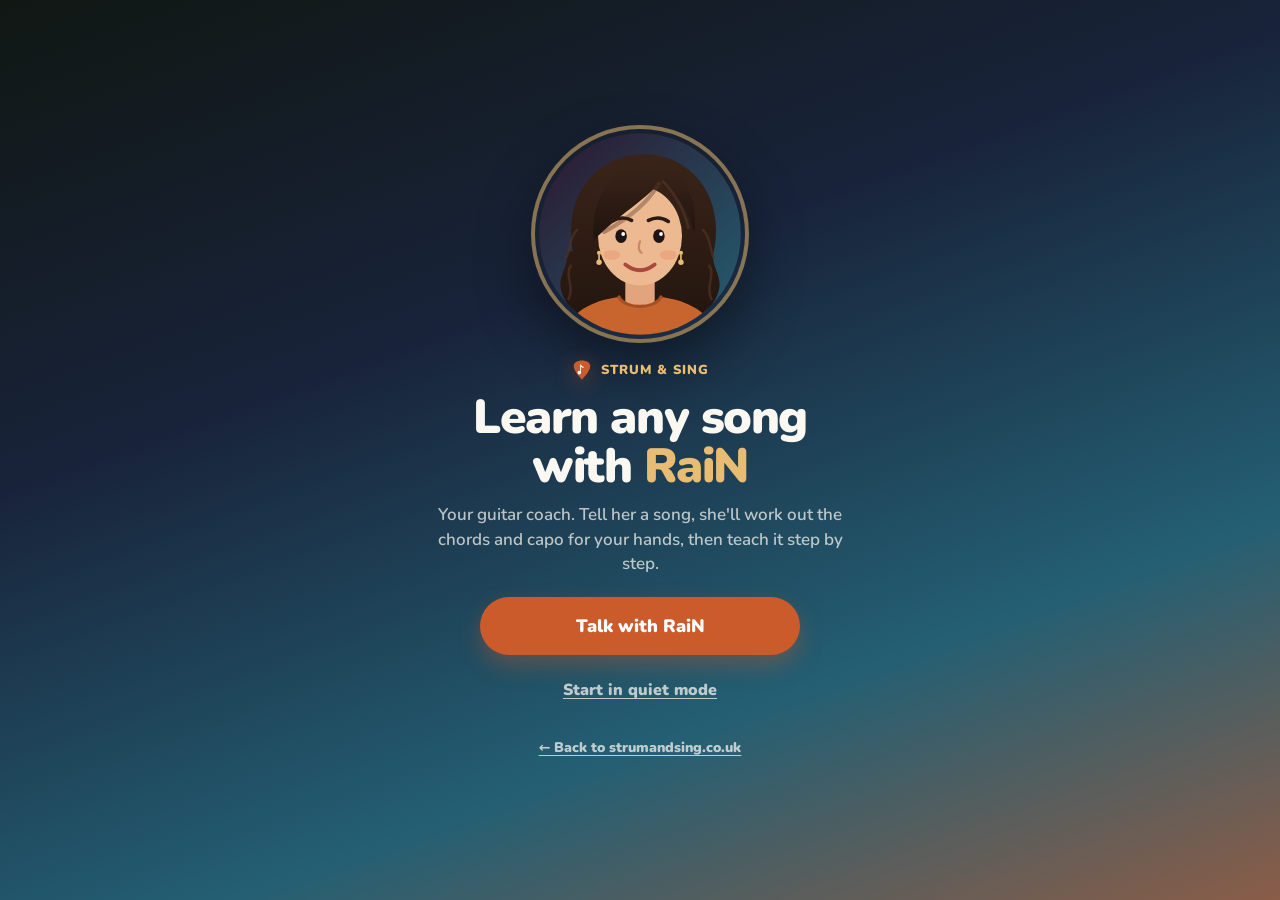
<file: coach/index.html>
<!doctype html>
<html lang="en">
<head>
  <meta charset="utf-8">
  <meta name="viewport" content="width=device-width, initial-scale=1, viewport-fit=cover">
  <title>Strum &amp; Sing Coach</title>
  <meta name="description" content="Learn any song on guitar with Rai, your strum & sing coach — chord by chord, then hum, then strum and sing along.">
  <meta name="theme-color" content="#18233a">
  <meta name="apple-mobile-web-app-capable" content="yes">
  <meta name="mobile-web-app-capable" content="yes">
  <meta name="apple-mobile-web-app-status-bar-style" content="black-translucent">
  <meta name="apple-mobile-web-app-title" content="Strum Coach">
  <link rel="manifest" href="manifest.webmanifest">
  <link rel="icon" href="icons/icon.svg" type="image/svg+xml">
  <link rel="apple-touch-icon" href="icons/apple-touch-icon.png">
  <link rel="preconnect" href="https://fonts.googleapis.com">
  <link rel="preconnect" href="https://fonts.gstatic.com" crossorigin>
  <link href="https://fonts.googleapis.com/css2?family=Nunito:wght@500;700;800;900&display=swap" rel="stylesheet">
  <link rel="stylesheet" href="styles.css">
</head>
<body>
  <header class="topbar">
    <button class="stage" id="stage" aria-label="RaiN, your coach. Tap to skip what she's saying">
      <span class="stage-face" id="stageFace"></span>
      <span class="stage-text">
        <span class="stage-name">RaiN <small id="stageStatus">Strum &amp; Sing coach</small></span>
        <span class="stage-caption" id="caption">Hi! Tap start to meet me.</span>
      </span>
    </button>
    <div class="top-actions">
      <button class="icon-btn" id="voiceBtn" aria-label="RaiN's voice on" aria-pressed="true">
        <svg viewBox="0 0 24 24" class="on"><path d="M4 9v6h4l5 4V5L8 9H4z"/><path d="M16.5 8.5a5 5 0 0 1 0 7M19 6a8.5 8.5 0 0 1 0 12"/></svg>
        <svg viewBox="0 0 24 24" class="off"><path d="M4 9v6h4l5 4V5L8 9H4z"/><path d="m17 9 5 6m0-6-5 6"/></svg>
      </button>
      <button class="icon-btn" id="songsBtn" aria-label="My songs">
        <svg viewBox="0 0 24 24"><path d="M9 18V5l12-2v13"/><circle cx="6" cy="18" r="3"/><circle cx="18" cy="16" r="3"/></svg>
      </button>
      <button class="icon-btn" id="settingsBtn" aria-label="Settings">
        <svg viewBox="0 0 24 24"><circle cx="12" cy="12" r="3"/><path d="M19.4 15a1.7 1.7 0 0 0 .3 1.8l.1.1a2 2 0 1 1-2.8 2.8l-.1-.1a1.7 1.7 0 0 0-1.8-.3 1.7 1.7 0 0 0-1 1.5V21a2 2 0 1 1-4 0v-.1a1.7 1.7 0 0 0-1.1-1.5 1.7 1.7 0 0 0-1.8.3l-.1.1a2 2 0 1 1-2.8-2.8l.1-.1a1.7 1.7 0 0 0 .3-1.8 1.7 1.7 0 0 0-1.5-1H3a2 2 0 1 1 0-4h.1a1.7 1.7 0 0 0 1.5-1.1 1.7 1.7 0 0 0-.3-1.8l-.1-.1a2 2 0 1 1 2.8-2.8l.1.1a1.7 1.7 0 0 0 1.8.3H9a1.7 1.7 0 0 0 1-1.5V3a2 2 0 1 1 4 0v.1a1.7 1.7 0 0 0 1 1.5 1.7 1.7 0 0 0 1.8-.3l.1-.1a2 2 0 1 1 2.8 2.8l-.1.1a1.7 1.7 0 0 0-.3 1.8V9a1.7 1.7 0 0 0 1.5 1H21a2 2 0 1 1 0 4h-.1a1.7 1.7 0 0 0-1.5 1Z"/></svg>
      </button>
    </div>
  </header>

  <div class="progress" id="progress" hidden>
    <button class="progress-inner" id="progressBtn" aria-label="Lesson steps">
      <span class="progress-song" id="progressSong"></span>
      <span class="progress-dots" id="progressDots"></span>
      <span class="progress-count" id="progressCount"></span>
    </button>
  </div>

  <main class="thread" id="thread" aria-live="polite"></main>

  <footer class="composer">
    <div class="quick" id="quick"></div>
    <form class="input-row" id="form" autocomplete="off">
      <input id="input" type="text" placeholder="Tell RaiN a song…" aria-label="Message RaiN" enterkeyhint="send">
      <button type="button" class="mic" id="micBtn" aria-label="Talk to RaiN" hidden>
        <svg viewBox="0 0 24 24"><rect x="9" y="3" width="6" height="11" rx="3"/><path d="M5 11a7 7 0 0 0 14 0M12 18v3"/></svg>
      </button>
      <button class="send" id="send" aria-label="Send">
        <svg viewBox="0 0 24 24"><path d="M5 12h14M13 6l6 6-6 6"/></svg>
      </button>
    </form>
  </footer>

  <div class="splash" id="splash">
    <div class="splash-inner">
      <div class="splash-face" id="splashFace"></div>
      <div class="splash-brand">
        <svg class="pick" viewBox="0 0 64 64" aria-hidden="true"><path d="M32 60C24 50 8 34 8 20 8 10 19 4 32 4s24 6 24 16c0 14-16 30-24 40Z" fill="var(--clay)"/><path d="M29 40a5 5 0 1 1-2.2-4.2V16h2.4c.6 3.6 3.4 5.4 7.4 6.6v3.6c-3.2-.6-5.6-1.8-7.4-3.4V40Z" fill="#fff"/></svg>
        Strum &amp; Sing
      </div>
      <h1>Learn any song<br>with <em>RaiN</em></h1>
      <p>Your guitar coach. Tell her a song, she'll work out the chords and capo for your hands, then teach it step by step.</p>
      <button class="btn clay big" id="startVoice">Talk with RaiN</button>
      <button class="btn link" id="startQuiet">Start in quiet mode</button>
      <a class="btn link" href="../" style="font-size:14px">← Back to strumandsing.co.uk</a>
    </div>
  </div>

  <div class="sheet-backdrop" id="backdrop" hidden></div>
  <section class="sheet" id="sheet" role="dialog" aria-modal="true" hidden></section>

  <script type="module" src="app.js"></script>
</body>
</html>
</file>
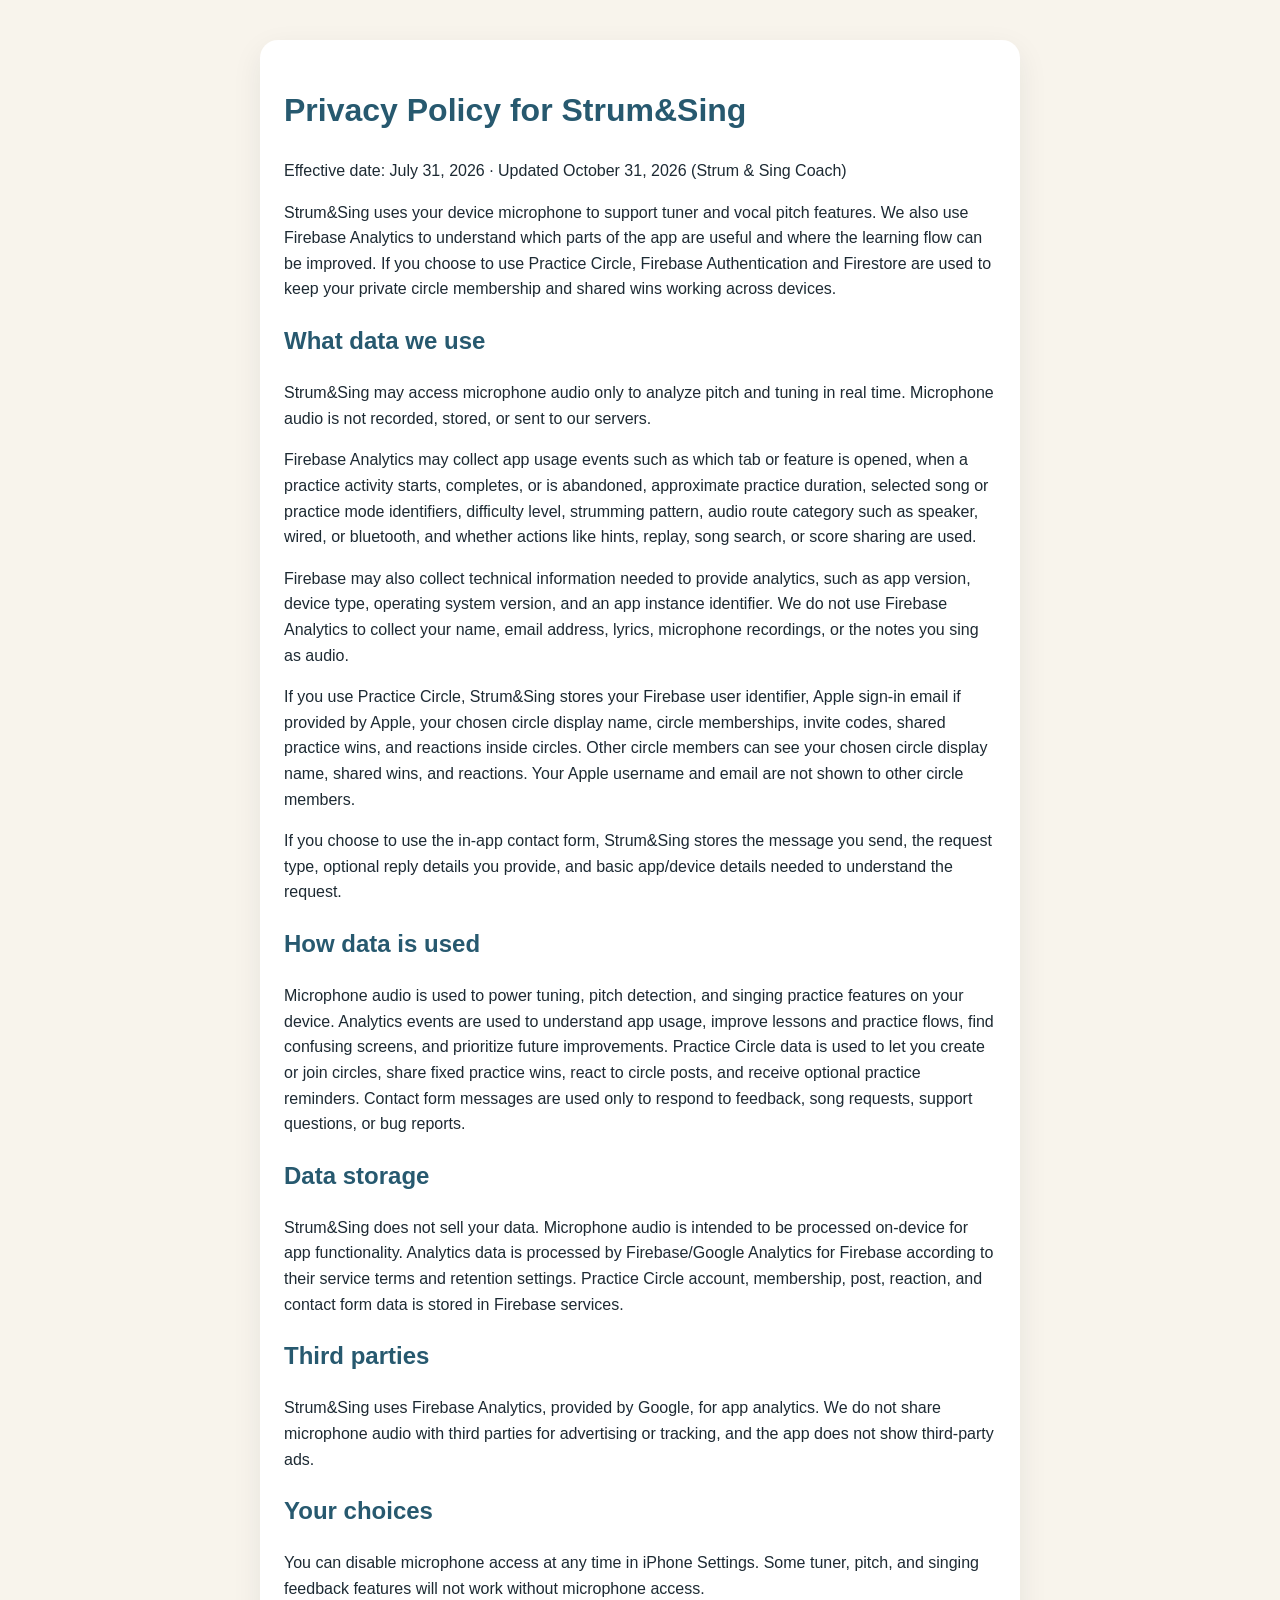
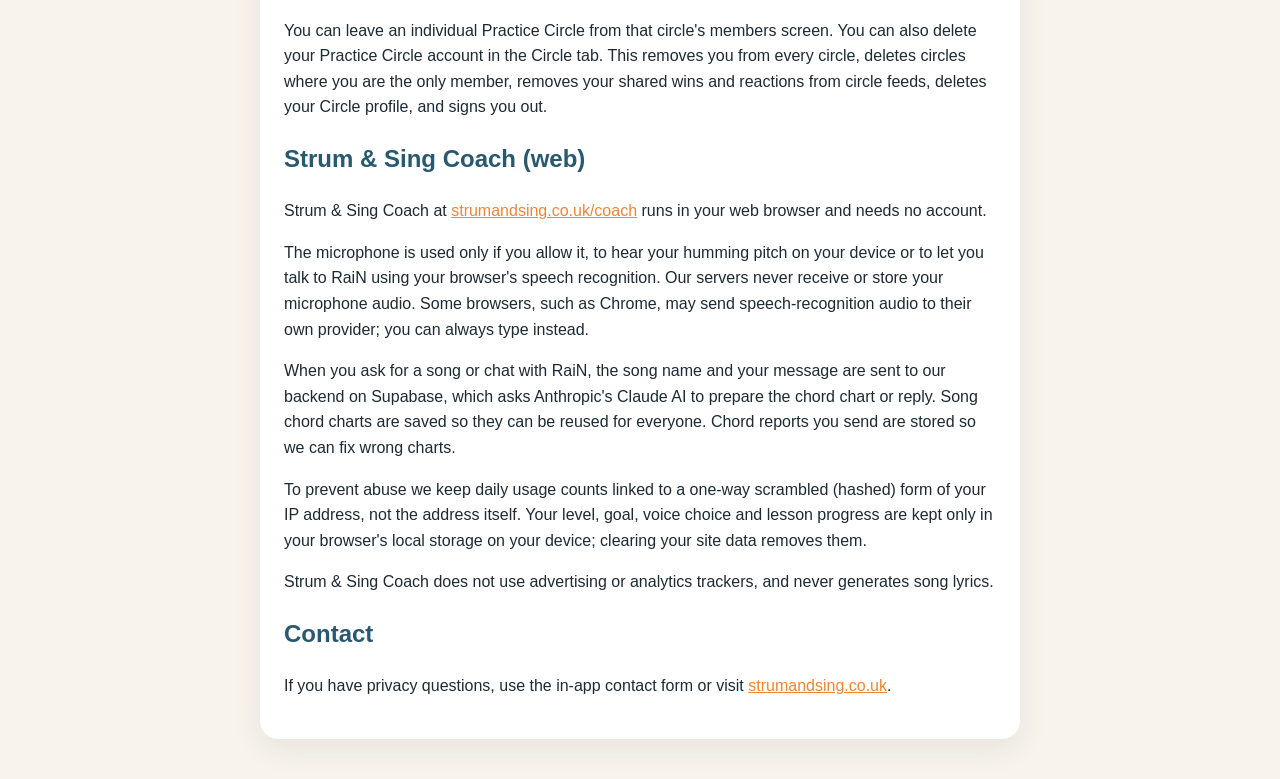
<file: privacy.html>
<!doctype html>
<html lang="en">
<head>
  <meta charset="utf-8">
  <meta name="viewport" content="width=device-width,initial-scale=1">
  <title>Strum&amp;Sing Privacy Policy</title>
  <style>
    body {
      font-family: -apple-system, BlinkMacSystemFont, "Segoe UI", sans-serif;
      max-width: 760px;
      margin: 0 auto;
      padding: 40px 20px;
      line-height: 1.6;
      color: #1d2a33;
      background: #f8f4ec;
    }
    h1, h2 { color: #27596f; }
    a { color: #ef8533; }
    .card {
      background: white;
      border-radius: 18px;
      padding: 24px;
      box-shadow: 0 10px 30px rgba(26, 44, 55, 0.08);
    }
  </style>
</head>
<body>
  <div class="card">
    <h1>Privacy Policy for Strum&amp;Sing</h1>
    <p>Effective date: July 31, 2026 · Updated October 31, 2026 (Strum &amp; Sing Coach)</p>

    <p>Strum&amp;Sing uses your device microphone to support tuner and vocal pitch features. We also use Firebase Analytics to understand which parts of the app are useful and where the learning flow can be improved. If you choose to use Practice Circle, Firebase Authentication and Firestore are used to keep your private circle membership and shared wins working across devices.</p>

    <h2>What data we use</h2>
    <p>Strum&amp;Sing may access microphone audio only to analyze pitch and tuning in real time. Microphone audio is not recorded, stored, or sent to our servers.</p>
    <p>Firebase Analytics may collect app usage events such as which tab or feature is opened, when a practice activity starts, completes, or is abandoned, approximate practice duration, selected song or practice mode identifiers, difficulty level, strumming pattern, audio route category such as speaker, wired, or bluetooth, and whether actions like hints, replay, song search, or score sharing are used.</p>
    <p>Firebase may also collect technical information needed to provide analytics, such as app version, device type, operating system version, and an app instance identifier. We do not use Firebase Analytics to collect your name, email address, lyrics, microphone recordings, or the notes you sing as audio.</p>
    <p>If you use Practice Circle, Strum&amp;Sing stores your Firebase user identifier, Apple sign-in email if provided by Apple, your chosen circle display name, circle memberships, invite codes, shared practice wins, and reactions inside circles. Other circle members can see your chosen circle display name, shared wins, and reactions. Your Apple username and email are not shown to other circle members.</p>
    <p>If you choose to use the in-app contact form, Strum&amp;Sing stores the message you send, the request type, optional reply details you provide, and basic app/device details needed to understand the request.</p>

    <h2>How data is used</h2>
    <p>Microphone audio is used to power tuning, pitch detection, and singing practice features on your device. Analytics events are used to understand app usage, improve lessons and practice flows, find confusing screens, and prioritize future improvements. Practice Circle data is used to let you create or join circles, share fixed practice wins, react to circle posts, and receive optional practice reminders. Contact form messages are used only to respond to feedback, song requests, support questions, or bug reports.</p>

    <h2>Data storage</h2>
    <p>Strum&amp;Sing does not sell your data. Microphone audio is intended to be processed on-device for app functionality. Analytics data is processed by Firebase/Google Analytics for Firebase according to their service terms and retention settings. Practice Circle account, membership, post, reaction, and contact form data is stored in Firebase services.</p>

    <h2>Third parties</h2>
    <p>Strum&amp;Sing uses Firebase Analytics, provided by Google, for app analytics. We do not share microphone audio with third parties for advertising or tracking, and the app does not show third-party ads.</p>

    <h2>Your choices</h2>
    <p>You can disable microphone access at any time in iPhone Settings. Some tuner, pitch, and singing feedback features will not work without microphone access.</p>
    <p>You can leave an individual Practice Circle from that circle's members screen. You can also delete your Practice Circle account in the Circle tab. This removes you from every circle, deletes circles where you are the only member, removes your shared wins and reactions from circle feeds, deletes your Circle profile, and signs you out.</p>

    <h2>Strum &amp; Sing Coach (web)</h2>
    <p>Strum &amp; Sing Coach at <a href="https://strumandsing.co.uk/coach/">strumandsing.co.uk/coach</a> runs in your web browser and needs no account.</p>
    <p>The microphone is used only if you allow it, to hear your humming pitch on your device or to let you talk to RaiN using your browser's speech recognition. Our servers never receive or store your microphone audio. Some browsers, such as Chrome, may send speech-recognition audio to their own provider; you can always type instead.</p>
    <p>When you ask for a song or chat with RaiN, the song name and your message are sent to our backend on Supabase, which asks Anthropic's Claude AI to prepare the chord chart or reply. Song chord charts are saved so they can be reused for everyone. Chord reports you send are stored so we can fix wrong charts.</p>
    <p>To prevent abuse we keep daily usage counts linked to a one-way scrambled (hashed) form of your IP address, not the address itself. Your level, goal, voice choice and lesson progress are kept only in your browser's local storage on your device; clearing your site data removes them.</p>
    <p>Strum &amp; Sing Coach does not use advertising or analytics trackers, and never generates song lyrics.</p>

    <h2>Contact</h2>
    <p>If you have privacy questions, use the in-app contact form or visit <a href="https://strumandsing.co.uk/">strumandsing.co.uk</a>.</p>
  </div>
</body>
</html>
</file>
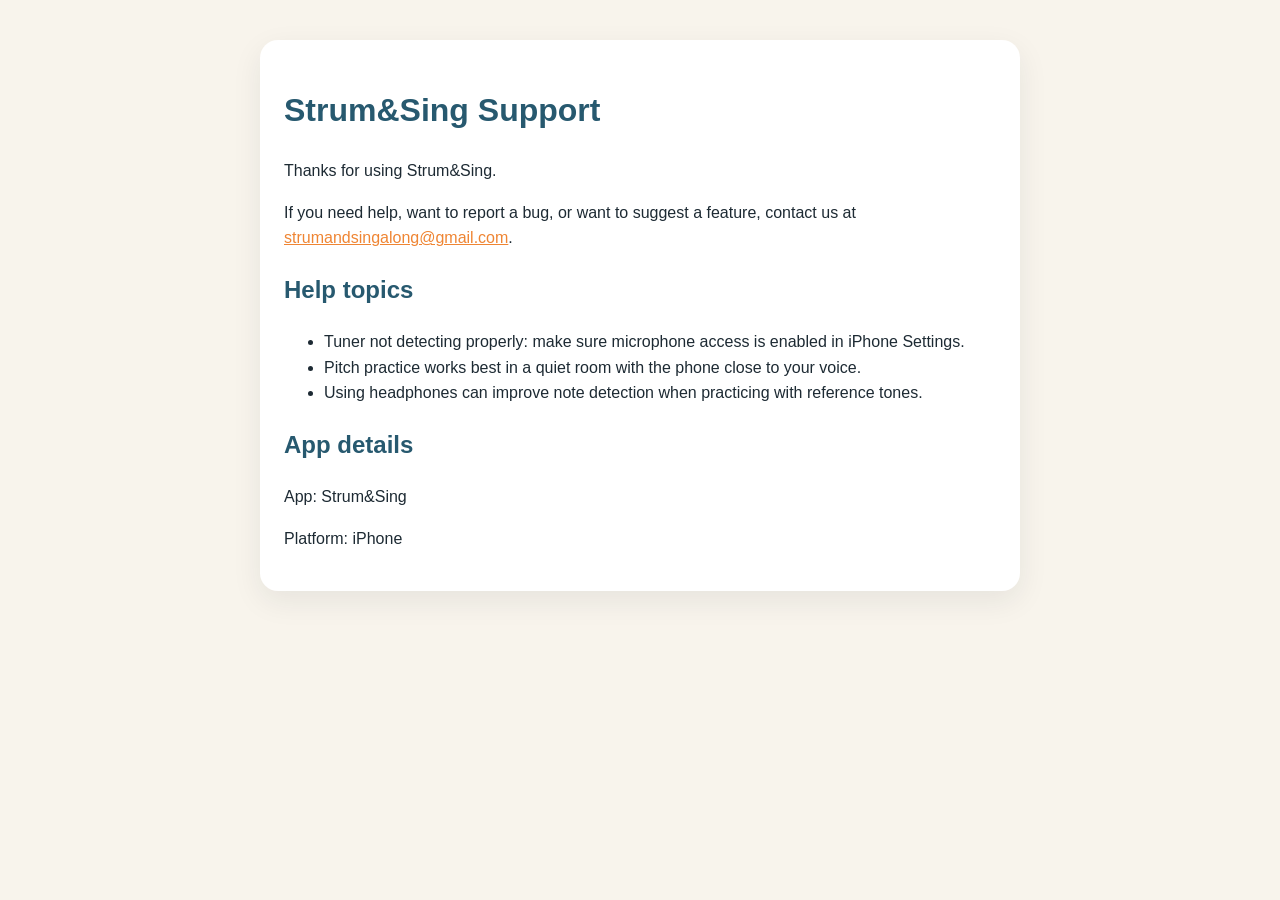
<file: support.html>
<!doctype html>
<html lang="en">
<head>
  <meta charset="utf-8">
  <meta name="viewport" content="width=device-width,initial-scale=1">
  <title>Strum&amp;Sing Support</title>
  <style>
    body {
      font-family: -apple-system, BlinkMacSystemFont, "Segoe UI", sans-serif;
      max-width: 760px;
      margin: 0 auto;
      padding: 40px 20px;
      line-height: 1.6;
      color: #1d2a33;
      background: #f8f4ec;
    }
    h1, h2 { color: #27596f; }
    a { color: #ef8533; }
    .card {
      background: white;
      border-radius: 18px;
      padding: 24px;
      box-shadow: 0 10px 30px rgba(26, 44, 55, 0.08);
    }
  </style>
</head>
<body>
  <div class="card">
    <h1>Strum&amp;Sing Support</h1>
    <p>Thanks for using Strum&amp;Sing.</p>
    <p>If you need help, want to report a bug, or want to suggest a feature, contact us at <a href="mailto:strumandsingalong@gmail.com">strumandsingalong@gmail.com</a>.</p>

    <h2>Help topics</h2>
    <ul>
      <li>Tuner not detecting properly: make sure microphone access is enabled in iPhone Settings.</li>
      <li>Pitch practice works best in a quiet room with the phone close to your voice.</li>
      <li>Using headphones can improve note detection when practicing with reference tones.</li>
    </ul>

    <h2>App details</h2>
    <p>App: Strum&amp;Sing</p>
    <p>Platform: iPhone</p>
  </div>
</body>
</html>
</file>
<file: coach/styles.css>
/* Strum & Sing — Song Coach. Palette taken from the Strum & Sing app + site. */
:root {
  --ink: #141417;
  --text: #fbf8f1;
  --muted: rgba(251, 248, 241, 0.72);
  --line: rgba(251, 248, 241, 0.16);
  --glass: rgba(20, 24, 38, 0.62);
  --paper: #f7efe2;
  --paper-2: #fffaf1;
  --paper-line: rgba(20, 20, 23, 0.1);
  --ink-soft: #5d5a55;
  --clay: #cc5b2b;
  --clay-hi: #d86531;
  --clay-dark: #9e3f20;
  --teal: #245f73;
  --teal-dark: #113242;
  --navy: #18233a;
  --plum: #2b172e;
  --gold: #e8bc72;
  --green: #2f7a4f;
  --radius: 26px;
  --shadow: 0 18px 50px rgba(0, 0, 0, 0.32);
  --font: ui-rounded, "SF Pro Rounded", "Nunito", system-ui, -apple-system, "Segoe UI", sans-serif;
  --safe-b: env(safe-area-inset-bottom, 0px);
  color-scheme: dark;
}

* { box-sizing: border-box; -webkit-tap-highlight-color: transparent; }
html, body { margin: 0; }
body {
  min-height: 100dvh;
  font-family: var(--font);
  color: var(--text);
  background: linear-gradient(160deg, #101713 0%, #18233a 36%, #245f73 72%, #cc5b2b 118%) fixed;
  background-color: #18233a;
  line-height: 1.45;
  overflow-x: hidden;
}
body::before {
  content: ""; position: fixed; inset: 0; pointer-events: none; z-index: -1;
  background:
    linear-gradient(90deg, rgba(255,255,255,.035) 1px, transparent 1px),
    linear-gradient(180deg, rgba(255,255,255,.03) 1px, transparent 1px);
  background-size: 58px 58px;
  mask-image: linear-gradient(180deg, rgba(0,0,0,.7), transparent 70%);
}
button, input, textarea, select { font: inherit; color: inherit; }
button { cursor: pointer; }
:focus-visible { outline: 3px solid var(--gold); outline-offset: 2px; }

/* ── top bar ── */
.topbar {
  position: sticky; top: 0; z-index: 20;
  display: flex; align-items: center; justify-content: space-between;
  padding: calc(env(safe-area-inset-top, 0px) + 10px) 16px 10px;
  background: rgba(16, 20, 30, 0.72);
  backdrop-filter: blur(18px) saturate(140%); -webkit-backdrop-filter: blur(18px) saturate(140%);
  border-bottom: 1px solid var(--line);
}
.brand { display: flex; align-items: center; gap: 10px; }
.topbar { gap: 10px; }
.pick { width: 34px; height: 34px; filter: drop-shadow(0 4px 10px rgba(204,91,43,.45)); }
.brand-name { font-weight: 900; font-size: 18px; letter-spacing: -.01em; line-height: 1.05; }
.brand-sub { font-size: 12px; font-weight: 800; color: var(--gold); text-transform: uppercase; letter-spacing: .08em; }
.top-actions { display: flex; gap: 8px; }
.icon-btn {
  width: 42px; height: 42px; border-radius: 50%;
  border: 1px solid var(--line); background: rgba(255,255,255,.07);
  display: grid; place-items: center;
}
.icon-btn svg, .send svg { width: 20px; height: 20px; fill: none; stroke: currentColor; stroke-width: 2.2; stroke-linecap: round; stroke-linejoin: round; }

/* ── lesson progress ── */
.progress { position: sticky; top: 78px; z-index: 15; padding: 8px 16px 0; }
.progress-inner {
  width: 100%; max-width: 720px; margin: 0 auto; display: flex; align-items: center; gap: 10px;
  padding: 8px 14px; border-radius: 999px; border: 1px solid var(--line);
  background: rgba(16, 20, 30, 0.7); backdrop-filter: blur(14px); -webkit-backdrop-filter: blur(14px);
  text-align: left;
}
.progress-song { font-weight: 800; font-size: 14px; white-space: nowrap; overflow: hidden; text-overflow: ellipsis; max-width: 40%; }
.progress-dots { flex: 1; display: flex; gap: 4px; min-width: 0; }
.progress-dots i { flex: 1; height: 6px; border-radius: 3px; background: rgba(255,255,255,.16); }
.progress-dots i.done { background: var(--gold); }
.progress-dots i.now { background: var(--clay); box-shadow: 0 0 0 2px rgba(204,91,43,.35); }
.progress-count { font-size: 12px; font-weight: 800; color: var(--muted); white-space: nowrap; }

/* ── thread ── */
.thread {
  max-width: 720px; margin: 0 auto;
  padding: 18px 16px calc(150px + var(--safe-b));
  display: flex; flex-direction: column; gap: 12px;
}
.msg { display: flex; gap: 10px; align-items: flex-end; animation: rise .35s ease both; }
.msg.user { justify-content: flex-end; }
.avatar {
  flex: none; width: 34px; height: 34px; border-radius: 50%;
  background: linear-gradient(145deg, var(--clay), var(--clay-dark));
  display: grid; place-items: center; font-weight: 900; font-size: 15px;
  box-shadow: 0 6px 14px rgba(0,0,0,.25);
}
.bubble {
  max-width: min(85%, 520px); padding: 11px 15px; border-radius: 20px 20px 20px 6px;
  background: var(--glass); border: 1px solid var(--line);
  backdrop-filter: blur(10px); -webkit-backdrop-filter: blur(10px);
  font-size: 16px; font-weight: 600; white-space: pre-wrap;
}
.msg.user .bubble { background: var(--clay); border-color: transparent; border-radius: 20px 20px 6px 20px; color: #fff; }
.msg.coach + .msg.coach .avatar { visibility: hidden; }
.typing .bubble { display: flex; gap: 5px; padding: 15px 16px; }
.typing .bubble i { width: 7px; height: 7px; border-radius: 50%; background: var(--muted); animation: dot 1.1s infinite; }
.typing .bubble i:nth-child(2) { animation-delay: .15s; }
.typing .bubble i:nth-child(3) { animation-delay: .3s; }
.typing small { display: block; font-size: 12px; color: var(--muted); margin: 0 0 4px 44px; }
@keyframes dot { 0%, 60%, 100% { opacity: .3; transform: translateY(0); } 30% { opacity: 1; transform: translateY(-3px); } }
@keyframes rise { from { opacity: 0; transform: translateY(8px); } }

/* ── cards ── */
.card {
  background: var(--paper); color: var(--ink);
  border-radius: var(--radius); padding: 18px;
  box-shadow: var(--shadow); animation: rise .4s ease both;
  border: 1px solid rgba(255,255,255,.5);
}
.card.dark { background: rgba(18, 22, 36, 0.78); color: var(--text); border-color: var(--line); backdrop-filter: blur(16px); -webkit-backdrop-filter: blur(16px); }
.card h3 { margin: 0 0 4px; font-size: 24px; font-weight: 900; letter-spacing: -.02em; line-height: 1.15; }
.card .eyebrow { font-size: 12px; font-weight: 900; color: var(--clay); text-transform: uppercase; letter-spacing: .08em; }
.card.dark .eyebrow { color: var(--gold); }
.card p { margin: 6px 0; color: var(--ink-soft); font-weight: 600; }
.card.dark p { color: var(--muted); }
.card .row { display: flex; flex-wrap: wrap; gap: 8px; align-items: center; }
.card .actions { display: flex; flex-wrap: wrap; gap: 10px; margin-top: 14px; }
.card.collapsed { padding: 12px 16px; display: flex; align-items: center; gap: 10px; cursor: pointer; background: rgba(247,239,226,.88); box-shadow: none; }
.card.collapsed .tick { width: 26px; height: 26px; border-radius: 50%; background: var(--green); color: #fff; display: grid; place-items: center; font-weight: 900; font-size: 14px; flex: none; }
.card.collapsed b { font-weight: 800; }
.card.collapsed span { color: var(--ink-soft); font-size: 14px; font-weight: 700; margin-left: auto; }

.btn {
  border: 0; border-radius: 999px; padding: 12px 20px; font-weight: 900; font-size: 16px;
  display: inline-flex; align-items: center; justify-content: center; gap: 8px;
  transition: transform .15s ease, background .15s ease, box-shadow .15s ease; min-height: 46px;
}
.btn:active { transform: scale(.97); }
.btn.clay { background: var(--clay); color: #fff; box-shadow: 0 10px 22px rgba(204,91,43,.35); }
.btn.clay:hover { background: var(--clay-hi); }
.btn.ghost { background: rgba(20,20,23,.07); color: var(--ink); }
.card.dark .btn.ghost { background: rgba(255,255,255,.1); color: var(--text); }
.btn.white { background: #fff; color: var(--navy); }
.btn.big { padding: 16px 26px; font-size: 18px; }
.btn.wide { flex: 1; }
.btn[disabled] { opacity: .45; pointer-events: none; }
.btn svg { width: 18px; height: 18px; fill: currentColor; }

.chip {
  border: 1.5px solid var(--paper-line); background: var(--paper-2); color: var(--ink);
  padding: 8px 14px; border-radius: 999px; font-weight: 800; font-size: 15px; min-height: 40px;
}
.chip[aria-pressed="true"] { background: var(--clay); border-color: var(--clay); color: #fff; }
.chip.new { background: #fbe1d3; border-color: transparent; color: var(--clay-dark); }
.chip.known { background: #dcefe2; border-color: transparent; color: var(--green); }
.pill { display: inline-flex; align-items: center; gap: 4px; padding: 4px 10px; border-radius: 999px; font-size: 13px; font-weight: 800; background: rgba(36,95,115,.12); color: var(--teal-dark); }
.card.dark .pill { background: rgba(255,255,255,.1); color: var(--text); }
.pill.gold { background: rgba(232,188,114,.25); color: #7a5418; }
.card.dark .pill.gold { color: var(--gold); }
.pill.green { background: #dcefe2; color: var(--green); }
.label { font-size: 13px; font-weight: 900; color: var(--ink-soft); text-transform: uppercase; letter-spacing: .06em; margin: 14px 0 8px; }
.card.dark .label { color: var(--muted); }

/* overview */
.meta { display: flex; flex-wrap: wrap; gap: 6px; margin: 10px 0 4px; }
.steps-list { list-style: none; padding: 0; margin: 6px 0 0; counter-reset: s; display: grid; gap: 6px; }
.steps-list li { counter-increment: s; display: flex; align-items: center; gap: 10px; font-weight: 700; color: var(--muted); }
.steps-list li::before { content: counter(s); width: 24px; height: 24px; border-radius: 50%; background: rgba(255,255,255,.1); display: grid; place-items: center; font-size: 12px; font-weight: 900; color: var(--text); flex: none; }
.note-small { font-size: 13px !important; opacity: .85; }

/* diagrams */
.diagram { color: var(--ink); display: block; }
.diagram .dot { fill: var(--clay); }
.diagrams { display: flex; gap: 14px; justify-content: center; flex-wrap: wrap; }
.dcell { background: var(--paper-2); border-radius: 20px; padding: 10px 12px 12px; text-align: center; border: 2px solid transparent; transition: border-color .15s, transform .15s; }
.dcell .name { font-weight: 900; font-size: 22px; }
.dcell.on { border-color: var(--clay); transform: scale(1.03); }

/* strum grid */
.strum { display: grid; gap: 6px; margin: 8px 0; }
.strum .cell { aspect-ratio: 1 / 1.15; border-radius: 14px; background: var(--paper-2); display: grid; place-items: center; font-weight: 900; font-size: 20px; color: var(--ink); border: 2px solid transparent; transition: background .08s; position: relative; }
.strum .cell small { position: absolute; bottom: 3px; font-size: 10px; color: var(--ink-soft); font-weight: 800; }
.strum .cell.rest { color: rgba(20,20,23,.28); background: rgba(20,20,23,.05); }
.strum .cell.on { background: var(--clay); color: #fff; border-color: var(--clay-dark); }
.strum .cell.on small { color: #fff; }
.strum .cell.on.rest { background: #c9c2b7; color: #fff; }

/* chart */
.chart { max-height: 290px; overflow-y: auto; margin: 10px -4px 0; padding: 0 4px; scroll-behavior: smooth; }
.chart .sec { font-size: 12px; font-weight: 900; text-transform: uppercase; letter-spacing: .07em; color: var(--clay); margin: 10px 0 6px; }
.chart .bars { display: grid; grid-template-columns: repeat(4, 1fr); gap: 6px; }
.chart .bar { background: var(--paper-2); border-radius: 14px; padding: 10px 6px; text-align: center; font-weight: 900; font-size: 18px; position: relative; overflow: hidden; border: 2px solid transparent; }
.chart .bar.on { border-color: var(--clay); background: #fff; }
.chart .bar .fill { position: absolute; left: 0; bottom: 0; height: 4px; background: var(--clay); width: 0; }
.chart .bar .two { display: flex; justify-content: space-around; }
.now-line { display: flex; align-items: baseline; gap: 12px; margin-top: 10px; }
.now-chord { font-size: 46px; font-weight: 900; line-height: 1; color: var(--clay); min-width: 1.5em; }
.next-chord { font-weight: 800; color: var(--ink-soft); }
.count-in { font-size: 46px; font-weight: 900; color: var(--teal); }

/* controls */
.controls { display: grid; gap: 12px; margin-top: 14px; }
.tempo { display: flex; align-items: center; gap: 12px; }
.tempo output { font-weight: 900; min-width: 76px; text-align: right; font-size: 15px; }
.tempo .lbl { font-weight: 800; font-size: 14px; color: var(--ink-soft); min-width: 52px; }
.card.dark .tempo .lbl { color: var(--muted); }
input[type=range] { flex: 1; accent-color: var(--clay); height: 30px; }
.toggles { display: flex; flex-wrap: wrap; gap: 8px; }
.toggle { border: 0; border-radius: 999px; padding: 8px 14px; font-weight: 800; font-size: 14px; background: rgba(20,20,23,.07); color: var(--ink-soft); min-height: 38px; }
.toggle[aria-pressed="true"] { background: var(--navy); color: #fff; }
.card.dark .toggle { background: rgba(255,255,255,.08); color: var(--muted); }
.card.dark .toggle[aria-pressed="true"] { background: #fff; color: var(--navy); }

/* drill timer */
.timer { display: flex; align-items: center; gap: 12px; font-weight: 800; color: var(--ink-soft); }
.timer b { font-size: 28px; color: var(--ink); font-variant-numeric: tabular-nums; }

/* hum */
.hum-canvas { width: 100%; height: 220px; display: block; border-radius: 18px; background: linear-gradient(180deg, #1c1022, #2b172e); margin-top: 10px; }
.hum-stats { display: flex; gap: 10px; margin-top: 10px; }
.stat { flex: 1; background: rgba(255,255,255,.07); border-radius: 16px; padding: 10px 12px; }
.stat b { display: block; font-size: 24px; font-weight: 900; }
.stat span { font-size: 12px; font-weight: 800; color: var(--muted); text-transform: uppercase; letter-spacing: .05em; }

/* lyrics */
.lyrics-edit { width: 100%; min-height: 160px; border-radius: 16px; border: 1.5px solid var(--paper-line); background: var(--paper-2); color: var(--ink); padding: 12px; font-size: 15px; font-weight: 600; resize: vertical; }
.lyrics-view { background: var(--paper-2); border-radius: 16px; padding: 12px 14px; max-height: 300px; overflow-y: auto; font-weight: 700; font-size: 17px; line-height: 2.1; white-space: pre-wrap; }
.lyrics-view .ch { display: inline-block; background: rgba(204,91,43,.14); color: var(--clay-dark); border-radius: 8px; padding: 0 6px; margin-right: 2px; font-size: 14px; font-weight: 900; line-height: 1.6; vertical-align: 2px; }
.lyrics-view .ch.on { background: var(--clay); color: #fff; }
.lyrics-view .hd { display: block; font-size: 12px; font-weight: 900; letter-spacing: .07em; text-transform: uppercase; color: var(--teal); line-height: 2.4; }
.lyrics-view .hd.on { color: var(--clay); }

/* chord picker */
.picker { display: flex; flex-wrap: wrap; gap: 8px; margin-top: 8px; }

/* composer */
.composer {
  position: fixed; left: 0; right: 0; bottom: 0; z-index: 20;
  padding: 8px 16px calc(12px + var(--safe-b));
  background: linear-gradient(180deg, rgba(16,20,30,0) 0, rgba(16,20,30,.92) 22px, rgba(16,20,30,.96));
}
.quick { max-width: 720px; margin: 0 auto 8px; display: flex; gap: 8px; overflow-x: auto; scrollbar-width: none; }
.quick::-webkit-scrollbar { display: none; }
.quick button {
  flex: none; border: 1px solid var(--line); background: rgba(255,255,255,.1); color: var(--text);
  padding: 8px 14px; border-radius: 999px; font-weight: 800; font-size: 14px; white-space: nowrap; min-height: 38px;
}
.input-row {
  max-width: 720px; margin: 0 auto; display: flex; gap: 8px; align-items: center;
  background: rgba(255,255,255,.1); border: 1px solid var(--line); border-radius: 999px; padding: 6px 6px 6px 18px;
  backdrop-filter: blur(16px); -webkit-backdrop-filter: blur(16px);
}
.input-row input { flex: 1; min-width: 0; border: 0; background: transparent; outline: none; font-size: 16px; font-weight: 700; padding: 8px 0; }
.input-row input::placeholder { color: rgba(251,248,241,.55); }
.send { width: 44px; height: 44px; border-radius: 50%; border: 0; background: var(--clay); color: #fff; display: grid; place-items: center; flex: none; }
.send[disabled] { opacity: .5; }

/* sheet */
.sheet-backdrop { position: fixed; inset: 0; background: rgba(0,0,0,.45); z-index: 40; }
.sheet {
  position: fixed; left: 0; right: 0; bottom: 0; z-index: 41; max-height: 86dvh; overflow-y: auto;
  max-width: 640px; margin: 0 auto; background: var(--paper); color: var(--ink);
  border-radius: 28px 28px 0 0; padding: 10px 20px calc(24px + var(--safe-b)); animation: up .25s ease both;
}
@keyframes up { from { transform: translateY(40px); opacity: 0; } }
.sheet .grab { width: 44px; height: 5px; border-radius: 3px; background: rgba(20,20,23,.18); margin: 4px auto 12px; }
.sheet h2 { margin: 0 0 6px; font-size: 26px; font-weight: 900; letter-spacing: -.02em; }
.sheet p { color: var(--ink-soft); font-weight: 600; margin: 6px 0; }
.sheet .field { display: grid; gap: 6px; margin: 14px 0; font-weight: 800; }
.sheet .field input { border: 1.5px solid var(--paper-line); background: var(--paper-2); color: var(--ink); border-radius: 14px; padding: 12px 14px; font-size: 16px; }
.song-row { display: flex; align-items: center; gap: 12px; padding: 12px; background: var(--paper-2); border-radius: 18px; margin: 8px 0; width: 100%; border: 0; text-align: left; color: var(--ink); }
.song-row .tile { width: 46px; height: 46px; border-radius: 14px; background: linear-gradient(145deg, var(--clay-hi), var(--clay-dark)); color: #fff; display: grid; place-items: center; font-weight: 900; font-size: 20px; flex: none; }
.song-row .info { flex: 1; min-width: 0; }
.song-row b { display: block; font-weight: 900; }
.song-row small { color: var(--ink-soft); font-weight: 700; }
.song-row .del { border: 0; background: transparent; color: var(--ink-soft); font-size: 20px; padding: 6px 10px; }
.step-jump { display: flex; align-items: center; gap: 10px; width: 100%; padding: 12px 14px; border: 0; border-radius: 16px; background: var(--paper-2); margin: 6px 0; font-weight: 800; text-align: left; color: var(--ink); }
.step-jump .n { width: 26px; height: 26px; border-radius: 50%; display: grid; place-items: center; background: rgba(20,20,23,.08); font-size: 13px; flex: none; }
.step-jump.done .n { background: var(--green); color: #fff; }
.step-jump.now { outline: 2px solid var(--clay); }
.status { display: flex; align-items: center; gap: 8px; font-weight: 800; padding: 10px 14px; background: var(--paper-2); border-radius: 14px; }
.status i { width: 10px; height: 10px; border-radius: 50%; background: var(--green); }
.status.demo i { background: var(--gold); }

.toast { position: fixed; left: 50%; top: 80px; transform: translateX(-50%); background: var(--ink); color: #fff; padding: 10px 16px; border-radius: 999px; font-weight: 800; z-index: 60; box-shadow: var(--shadow); animation: rise .25s ease both; max-width: calc(100% - 32px); }

@media (min-width: 760px) {
  .thread { padding-top: 26px; }
  .card { padding: 24px; }
  .hum-canvas { height: 260px; }
}
@media (prefers-reduced-motion: reduce) { * { animation: none !important; transition: none !important; } }
.card, .msg { scroll-margin-top: 130px; }

/* ── RaiN stage (header) ── */
.stage { flex: 1; min-width: 0; display: flex; align-items: center; gap: 10px; border: 0; background: none; padding: 0; text-align: left; color: inherit; }
.stage-face { flex: none; width: 56px; height: 56px; border-radius: 50%; position: relative; box-shadow: 0 0 0 2px rgba(232,188,114,.5), 0 8px 18px rgba(0,0,0,.35); transition: box-shadow .2s; }
.stage-face svg, .splash-face svg { width: 100%; height: 100%; display: block; }
.speaking .stage-face { box-shadow: 0 0 0 3px var(--clay), 0 0 22px rgba(204,91,43,.6); }
.listening .stage-face { box-shadow: 0 0 0 3px var(--gold), 0 0 22px rgba(232,188,114,.6); }
.stage-text { min-width: 0; display: grid; }
.stage-name { font-weight: 900; font-size: 17px; line-height: 1.1; }
.stage-name small { font-size: 11px; font-weight: 800; color: var(--gold); text-transform: uppercase; letter-spacing: .07em; margin-left: 4px; }
.stage-caption { font-size: 13.5px; font-weight: 700; color: var(--muted); display: -webkit-box; -webkit-line-clamp: 2; -webkit-box-orient: vertical; overflow: hidden; line-height: 1.3; margin-top: 2px; }
.icon-btn { flex: none; }
.icon-btn .off { display: none; }
.icon-btn[aria-pressed="false"] .on { display: none; }
.icon-btn[aria-pressed="false"] .off { display: block; }
.rai .rai-body { transform-origin: 100px 200px; animation: bob 4s ease-in-out infinite; }
.rai .rai-eyes { transform-origin: 100px 102px; animation: blink 5s infinite; }
.speaking .rai .rai-brow { animation: brow 1.6s ease-in-out infinite; }
.rai-mouth [data-m]:not([data-m="smile"]) { display: none; }
@keyframes bob { 50% { transform: translateY(1.5px) rotate(.6deg); } }
@keyframes blink { 0%, 46%, 50%, 100% { transform: scaleY(1); } 48% { transform: scaleY(.1); } }
@keyframes brow { 50% { transform: translateY(-1.5px); } }
@media (max-width: 420px) { .stage-name small { display: none; } .top-actions { gap: 6px; } .icon-btn { width: 38px; height: 38px; } }

/* ── splash ── */
.splash { position: fixed; inset: 0; z-index: 80; display: grid; place-items: center; padding: 24px 20px; overflow-y: auto;
  background: linear-gradient(160deg, #101713 0%, #18233a 36%, #245f73 72%, #cc5b2b 118%); }
.splash[hidden] { display: none; }
.splash-inner { max-width: 440px; text-align: center; display: grid; justify-items: center; gap: 12px; animation: rise .5s ease both; }
.splash-face { width: min(210px, 52vw); aspect-ratio: 1; border-radius: 50%; box-shadow: 0 0 0 4px rgba(232,188,114,.55), 0 26px 60px rgba(0,0,0,.45); }
.splash-brand { display: flex; align-items: center; gap: 8px; font-weight: 900; color: var(--gold); text-transform: uppercase; letter-spacing: .08em; font-size: 13px; margin-top: 8px; }
.splash-brand .pick { width: 22px; height: 22px; }
.splash h1 { margin: 0; font-size: clamp(34px, 9vw, 48px); line-height: 1.02; font-weight: 900; letter-spacing: -.03em; }
.splash h1 em { font-style: normal; color: var(--gold); }
.splash p { margin: 0 0 8px; color: var(--muted); font-weight: 600; font-size: 17px; }
.splash .btn.big { width: 100%; max-width: 320px; }
.btn.link { background: none; color: var(--muted); text-decoration: underline; text-underline-offset: 3px; min-height: 40px; }

/* ── mic ── */
.mic { width: 44px; height: 44px; border-radius: 50%; border: 0; background: rgba(255,255,255,.12); color: var(--text); display: grid; place-items: center; flex: none; }
.mic svg { width: 20px; height: 20px; fill: none; stroke: currentColor; stroke-width: 2.2; stroke-linecap: round; }
.mic.on { background: var(--gold); color: var(--ink); animation: pulse 1.2s ease-in-out infinite; }
@keyframes pulse { 50% { box-shadow: 0 0 0 8px rgba(232,188,114,.25); } }

/* ── choice cards ── */
.choices { display: grid; grid-template-columns: repeat(auto-fit, minmax(140px, 1fr)); gap: 10px; }
.choice { border: 2px solid var(--paper-line); background: var(--paper-2); color: var(--ink); border-radius: 20px; padding: 14px 14px; text-align: left; display: grid; gap: 2px; min-height: 64px; transition: border-color .15s, transform .15s; }
.choice:hover { border-color: var(--clay); }
.choice:active { transform: scale(.98); }
.choice b { font-size: 17px; font-weight: 900; }
.choice small { font-size: 13px; font-weight: 700; color: var(--ink-soft); }
.choice .ico { font-size: 22px; line-height: 1; margin-bottom: 4px; }

/* ── chord tiles ── */
.tiles { display: grid; grid-template-columns: repeat(auto-fill, minmax(96px, 1fr)); gap: 10px; margin-top: 10px; }
.tile-btn { border: 2px solid transparent; background: var(--paper-2); border-radius: 18px; padding: 8px 6px 10px; display: grid; justify-items: center; gap: 2px; color: var(--ink); position: relative; }
.tile-btn .name { font-weight: 900; font-size: 20px; }
.tile-btn .diagram { width: 72px; height: 90px; }
.tile-btn[aria-pressed="true"] { border-color: var(--green); background: #e9f5ec; }
.tile-btn[aria-pressed="true"]::after { content: "✓"; position: absolute; top: 6px; right: 8px; width: 22px; height: 22px; border-radius: 50%; background: var(--green); color: #fff; font-size: 13px; font-weight: 900; display: grid; place-items: center; }
.more-toggle { background: none; border: 0; color: var(--teal); font-weight: 900; padding: 10px 0 4px; }
.mini-diagrams { display: flex; gap: 10px; flex-wrap: wrap; margin-top: 10px; }
.mini-diagrams .dcell { padding: 6px 8px 8px; }
.mini-diagrams .diagram { width: 76px; height: 95px; }

/* ── capo ── */
.capo { width: 100%; max-width: 420px; display: block; margin: 8px auto 0; color: var(--ink); }
.card.dark .capo { color: var(--text); }
.capo-banner { display: flex; align-items: center; gap: 12px; background: rgba(232,188,114,.16); border-radius: 18px; padding: 12px 14px; margin-top: 12px; }
.capo-banner b { font-size: 26px; font-weight: 900; color: var(--gold); line-height: 1; }
.capo-banner span { font-weight: 700; color: var(--muted); font-size: 14px; }
.tile-btn .easy { font-size: 11px; font-weight: 900; color: var(--clay-dark); background: #fbe1d3; border-radius: 999px; padding: 1px 8px; margin-top: -2px; }

/* RaiN humming: little notes float up from her */
.stage-face::before, .stage-face::after { content: "♪"; position: absolute; color: var(--gold); font-weight: 900; font-size: 16px; opacity: 0; pointer-events: none; }
.stage-face::before { right: -4px; top: 2px; }
.stage-face::after { right: 6px; top: -6px; content: "♫"; font-size: 13px; }
.humming .stage-face::before { animation: floatnote 1.8s ease-in-out infinite; }
.humming .stage-face::after { animation: floatnote 1.8s ease-in-out .9s infinite; }
.humming .stage-face { box-shadow: 0 0 0 3px var(--gold), 0 0 22px rgba(232,188,114,.5); }
@keyframes floatnote { 0% { opacity: 0; transform: translate(0, 6px); } 30% { opacity: 1; } 100% { opacity: 0; transform: translate(8px, -16px); } }

/* ── RaiN, show me ── */
.showme { background: #1d2333; color: var(--text); border-radius: 22px; padding: 12px 12px 14px; margin-top: 10px; }
.showme .eyebrow { color: var(--gold); font-size: 11px; }
.showme-head { display: flex; justify-content: space-between; align-items: center; gap: 8px; margin-bottom: 4px; }
.showme-count { font-weight: 900; font-size: 13px; color: var(--muted); }
.fretboard { width: 100%; display: block; color: var(--text); }
.fretboard .tip.new { animation: place .5s cubic-bezier(.2,1.4,.4,1) both; }
.fretboard .pulse { animation: pulsering 1.2s ease-out infinite; transform-box: fill-box; transform-origin: center; }
.fretboard .ring { animation: ringline .45s ease-out; }
@keyframes place { from { opacity: 0; transform: translateY(-14px) scale(.4); } }
@keyframes pulsering { from { opacity: .9; transform: scale(.7); } to { opacity: 0; transform: scale(1.5); } }
@keyframes ringline { 0% { stroke-width: 5; } }
.showme-row { display: flex; gap: 12px; align-items: center; margin-top: 6px; }
.hand-key { width: 74px; flex: none; color: var(--text); }
.showme-text { margin: 0 !important; color: var(--text) !important; font-weight: 800 !important; font-size: 16px; line-height: 1.35; min-height: 3.9em; }
.showme-controls { display: flex; gap: 8px; margin-top: 10px; }
.showme-controls .btn.clay { flex: 1; }
.showme-controls .btn.ghost { background: rgba(255,255,255,.1); color: var(--text); min-width: 50px; font-size: 22px; padding: 8px 14px; }

[hidden] { display: none !important; }
.hand-video { width: 100%; border-radius: 18px; margin-top: 10px; background: #000; display: block; max-height: 360px; object-fit: contain; }

.rai .rai-glasses { display: none; }
.shades .rai .rai-glasses { display: inline; }
</file>
